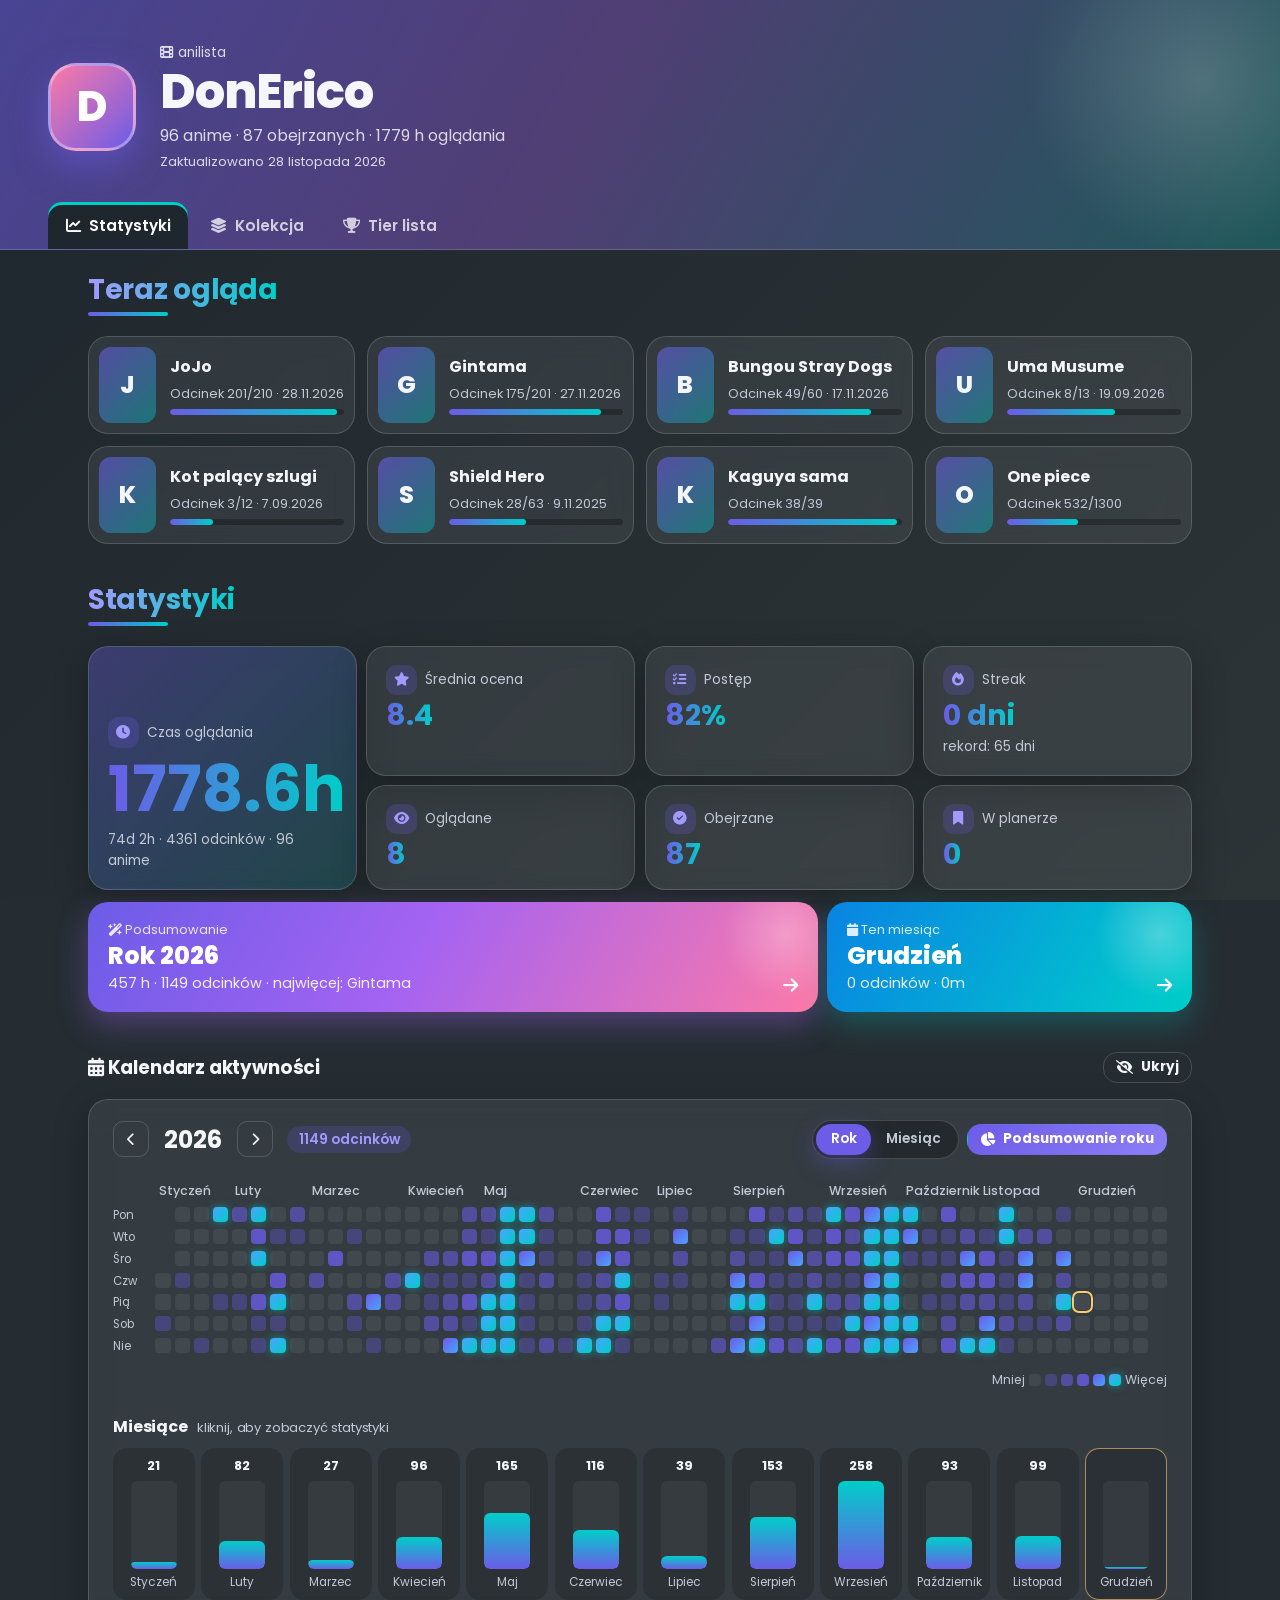
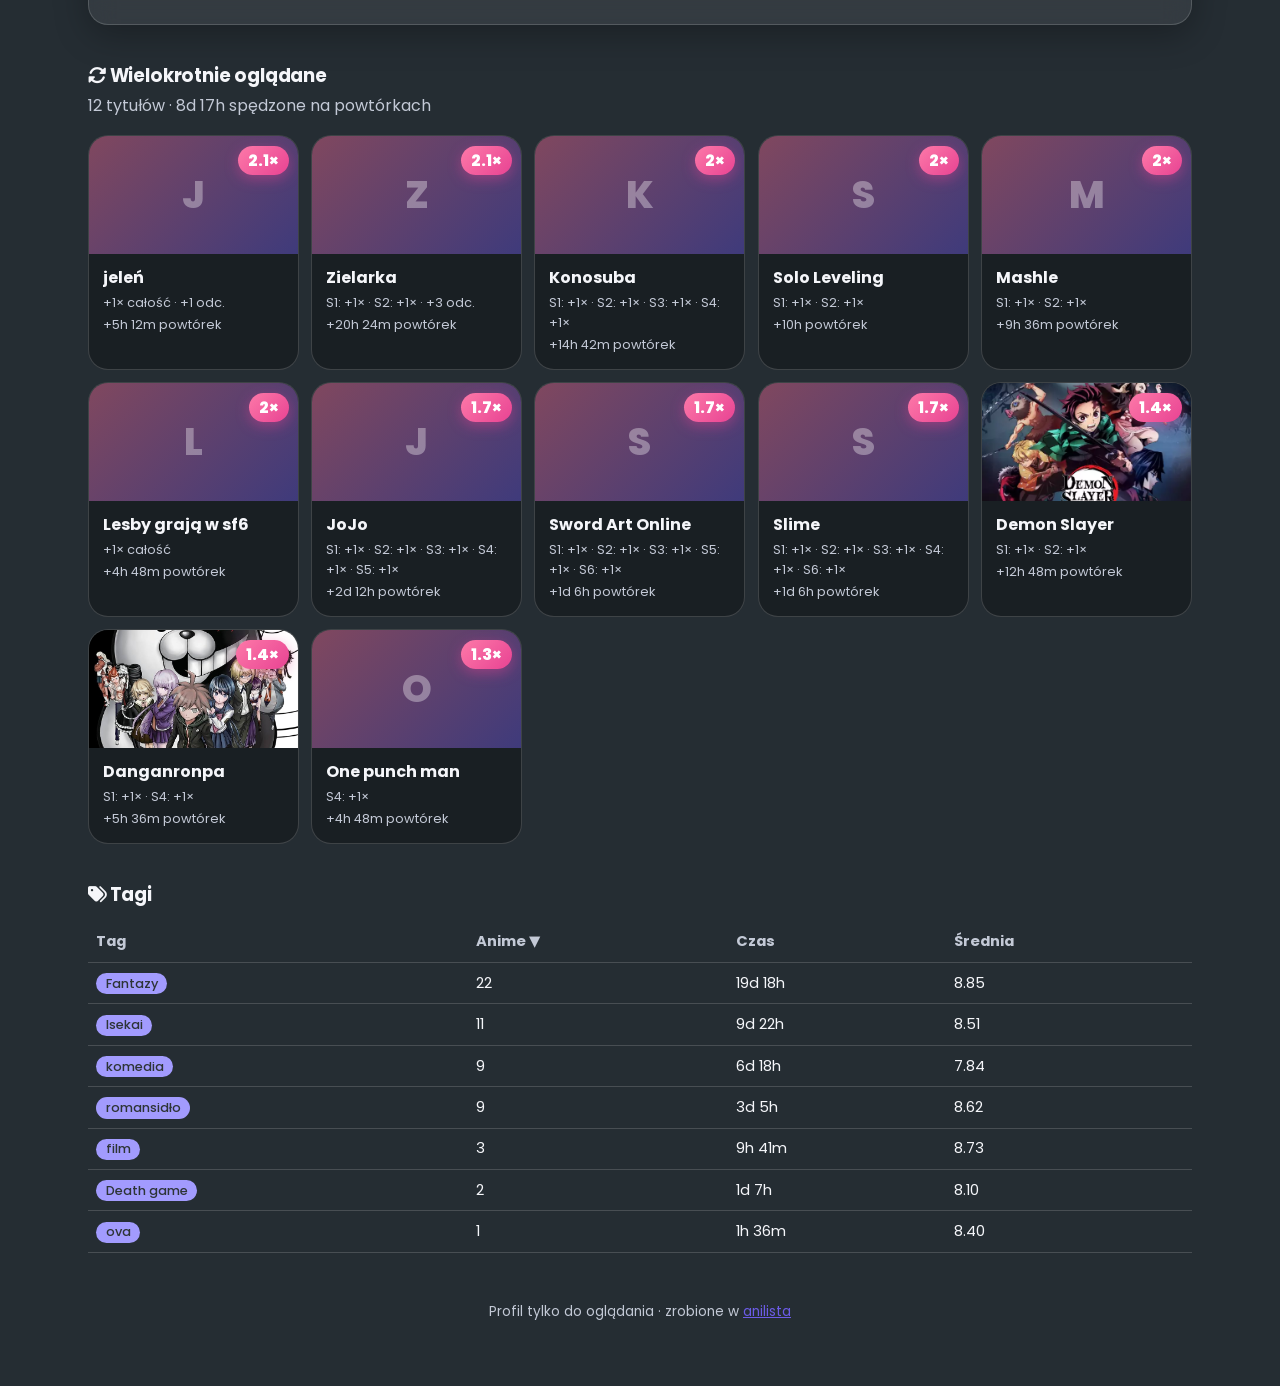
<file: profil.html>
<!DOCTYPE html>
<html lang="pl">
<head>
    <meta charset="UTF-8">
    <meta name="viewport" content="width=device-width, initial-scale=1.0">
    <title>Profil – anilista</title>
    <meta name="theme-color" content="#6c5ce7">

    <link rel="preconnect" href="https://fonts.googleapis.com">
    <link rel="preconnect" href="https://fonts.gstatic.com" crossorigin>
    <link href="https://fonts.googleapis.com/css2?family=Poppins:wght@400;500;600;700;800&display=swap" rel="stylesheet">
    <link rel="stylesheet" href="https://cdnjs.cloudflare.com/ajax/libs/font-awesome/6.5.1/css/all.min.css">

    <link rel="stylesheet" href="css/base.css">
    <link rel="stylesheet" href="css/components.css">
    <link rel="stylesheet" href="css/views.css">
    <link rel="stylesheet" href="css/calendar.css">
    <link rel="stylesheet" href="css/summary.css">
    <link rel="stylesheet" href="css/series.css">
    <link rel="stylesheet" href="css/motion.css">
    <link rel="stylesheet" href="css/public.css">
</head>
<body class="readonly">
    <!-- Dane profilu – ten plik generujesz w anilista.html (zakładka Dane) -->
    <script>window.__PROFILE_PAGE__ = true;</script>
    <!-- ?v=… omija pamięć podręczną, więc znajomi zawsze widzą najnowszą wersję -->
    <script>document.write('<script src="profil-dane.js?v=' + Date.now() + '"><\/script>');</script>

    <header class="pub-head">
        <div class="pub-head-inner">
            <div class="pub-avatar" id="pub-avatar">?</div>
            <div class="pub-id">
                <span class="pub-kicker"><i class="fas fa-film"></i> anilista</span>
                <h1 id="pub-nick">Profil</h1>
                <p id="pub-meta" class="muted"></p>
            </div>
        </div>
        <nav class="pub-tabs" aria-label="Sekcje profilu">
            <a href="#profil" data-view="profil"><i class="fas fa-chart-line"></i> Statystyki</a>
            <a href="#lista" data-view="lista"><i class="fas fa-layer-group"></i> Kolekcja</a>
            <a href="#tier-lista" data-view="tier-lista"><i class="fas fa-trophy"></i> Tier lista</a>
            <a href="#planer" data-view="planer" id="pub-tab-planer"><i class="fas fa-bookmark"></i> Planuje obejrzeć</a>
        </nav>
    </header>

    <main class="main pub-main">
        <div id="pub-missing" class="pub-missing" hidden>
            <i class="fas fa-file-circle-question"></i>
            <h2>Brak danych profilu</h2>
            <p class="muted">Nie znaleziono pliku <b>profil-dane.js</b>. Wygeneruj go w anilista (zakładka „Dane” → „Publiczny profil”) i wgraj do repo obok tego pliku.</p>
        </div>

        <!-- STATYSTYKI -->
        <section class="view" id="profil">
            <div id="pub-watching"></div>
            <h2 class="view-title">Statystyki</h2>
            <div class="stats" id="profile-stats"></div>
            <div class="wrapped" id="wrapped-banner"></div>
            <div id="profile-panel" class="panel" hidden></div>
            <div class="block" id="pub-calendar-block">
                <div class="block-head">
                    <h3><i class="fas fa-calendar-days"></i> Kalendarz aktywności</h3>
                    <button class="btn btn-ghost btn-sm" id="toggle-calendar-btn" hidden></button>
                </div>
                <div id="calendar-container" class="calendar"></div>
            </div>
            <div class="block" id="profile-rewatch"></div>
            <div class="block" id="profile-tags-stats"></div>
        </section>

        <!-- KOLEKCJA -->
        <section class="view" id="lista">
            <h2 class="view-title">Kolekcja</h2>
            <div class="toolbar">
                <input type="search" id="search-input" placeholder="Szukaj po tytule, tagu (tag:isekai) lub serii (seria:fate)">
                <select id="sort-select" aria-label="Sortowanie">
                    <option value="title">Tytuł A–Z</option>
                    <option value="averageRating">Średnia ocena</option>
                    <option value="lastWatched">Ostatnio oglądane</option>
                    <option value="graphics">Grafika</option>
                    <option value="music">Muzyka</option>
                    <option value="characters">Postacie</option>
                    <option value="story">Fabuła</option>
                    <option value="fun">Śmieszność</option>
                </select>
            </div>
            <div class="chips" id="status-filter">
                <button class="chip active" data-status="all">Wszystkie</button>
                <button class="chip" data-status="watching">Oglądane</button>
                <button class="chip" data-status="completed">Obejrzane</button>
                <button class="chip" data-status="upcoming">Nadchodzące</button>
                <button class="chip" data-status="airing"><i class="fas fa-tower-broadcast"></i> W emisji</button>
                <button class="chip" data-status="series"><i class="fas fa-link"></i> Serie</button>
            </div>
            <div class="anime-grid" id="anime-list"></div>
            <div class="center" id="collection-controls"></div>
        </section>

        <!-- TIER LISTA -->
        <section class="view" id="tier-lista">
            <h2 class="view-title">Tier lista</h2>
            <div class="chips" id="tier-controls">
                <button class="chip active" data-category="average"><i class="fas fa-star"></i> Średnia</button>
                <button class="chip" data-category="graphics"><i class="fas fa-paintbrush"></i> Grafika</button>
                <button class="chip" data-category="music"><i class="fas fa-music"></i> Muzyka</button>
                <button class="chip" data-category="characters"><i class="fas fa-users"></i> Postacie</button>
                <button class="chip" data-category="story"><i class="fas fa-book"></i> Fabuła</button>
                <button class="chip" data-category="fun"><i class="fas fa-face-laugh"></i> Śmieszność</button>
                <label class="chip chip-toggle"><input type="checkbox" id="tier-series-toggle"> <i class="fas fa-link"></i> Serie jako całość</label>
            </div>
            <div class="tiers" id="tier-list-container"></div>
        </section>

        <!-- PLANER -->
        <section class="view" id="planer">
            <h2 class="view-title">Planuje obejrzeć</h2>
            <div id="pub-planner" class="planner-list"></div>
        </section>

        <p class="pub-footer muted">Profil tylko do oglądania · zrobione w <a href="anilista.html">anilista</a></p>
    </main>

    <div class="toasts" id="toasts" aria-live="polite"></div>

    <dialog class="modal modal-wide" id="anime-details-modal">
        <div class="modal-head">
            <h3 id="anime-details-modal-title">Szczegóły</h3>
            <button class="btn-icon" data-close aria-label="Zamknij"><i class="fas fa-xmark"></i></button>
        </div>
        <div id="anime-details-content"></div>
    </dialog>

    <dialog class="modal modal-wide" id="series-modal">
        <div class="modal-head">
            <h3 id="series-modal-title">Seria</h3>
            <button class="btn-icon" data-close aria-label="Zamknij"><i class="fas fa-xmark"></i></button>
        </div>
        <div id="series-modal-body"></div>
    </dialog>

    <dialog class="modal" id="day-summary-modal">
        <div class="modal-head">
            <h3 id="day-summary-date">Dzień</h3>
            <button class="btn-icon" data-close aria-label="Zamknij"><i class="fas fa-xmark"></i></button>
        </div>
        <div class="mini-stats" id="day-summary-stats"></div>
        <div id="day-summary-anime-list"></div>
    </dialog>

    <dialog class="modal modal-wide modal-summary" id="yearly-summary-modal">
        <div class="modal-head">
            <h3 id="yearly-summary-title">Podsumowanie</h3>
            <button class="btn-icon" data-close aria-label="Zamknij"><i class="fas fa-xmark"></i></button>
        </div>
        <div id="yearly-summary-content"></div>
    </dialog>

    <!-- Te same moduły co w aplikacji, w trybie tylko do odczytu -->
    <script src="js/utils.js" defer></script>
    <script src="js/store.js" defer></script>
    <script src="js/calc.js" defer></script>
    <script src="js/ui.js" defer></script>
    <script src="js/motion.js" defer></script>
    <script src="js/airing.js" defer></script>
    <script src="js/series.js" defer></script>
    <script src="js/summary.js" defer></script>
    <script src="js/calendar.js" defer></script>
    <script src="js/details.js" defer></script>
    <script src="js/collection.js" defer></script>
    <script src="js/tierlist.js" defer></script>
    <script src="js/profile.js" defer></script>
    <script src="js/public.js" defer></script>
</body>
</html>
</file>
<file: css/base.css>
/* =========================================================
   base.css – kolory, typografia, układ strony, nawigacja
   ========================================================= */
:root {
    /* Paleta jak w starej wersji: fiolet + turkus, szklane panele */
    --bg: #1e272e;
    --bg2: #2d3436;
    --surface: rgba(255, 255, 255, 0.07);
    --raised: rgba(0, 0, 0, 0.28);
    --line: rgba(255, 255, 255, 0.16);
    --text: #f5f6fa;
    --muted: #c3c9d6;

    --accent: #6c5ce7;      /* główny fiolet */
    --accent-light: #a29bfe;
    --accent2: #00cec9;     /* turkus */
    --pink: #fd79a8;
    --accent-ink: #ffffff;
    --grad: linear-gradient(90deg, var(--accent), var(--accent2));
    --onair: #fdcb6e;       /* emisja / zaległe */
    --ok: #00b894;
    --watch: #4aa3ff;
    --danger: #ff6b6b;
    --gold: #f6c945;

    --display: 'Poppins', 'Segoe UI', system-ui, sans-serif;
    --body: 'Poppins', 'Segoe UI', system-ui, sans-serif;

    --r-sm: 10px;
    --r-md: 14px;
    --r-lg: 20px;
    --nav-w: 92px;
    --glow: 0 8px 24px rgba(108, 92, 231, 0.35);
    --shadow: 0 10px 34px rgba(0, 0, 0, 0.28);
}

*, *::before, *::after { box-sizing: border-box; margin: 0; padding: 0; }

html { color-scheme: dark; -webkit-text-size-adjust: 100%; background: #252d33; }

body {
    font-family: var(--body);
    font-size: 1rem;
    line-height: 1.55;
    background: linear-gradient(135deg, var(--bg), var(--bg2)); background-attachment: fixed;
    color: var(--text);
    min-height: 100vh;
}

h1, h2, h3, h4 {
    font-family: var(--display);
    line-height: 1.15;
    font-weight: 700;
    letter-spacing: -0.01em;
}
h2 { font-size: 1.75rem; }
h3 { font-size: 1.15rem; }
h4 { font-size: 1rem; margin: 1.5rem 0 0.6rem; }

a { color: var(--accent); }
img { display: block; max-width: 100%; }
small { font-size: 0.82em; }
[hidden] { display: none !important; }

:focus-visible { outline: 2px solid var(--onair); outline-offset: 2px; }

.muted { color: var(--muted); }
.center { text-align: center; }
.break { word-break: break-all; }
.warn { color: var(--onair); }
.ok { color: var(--ok); }

/* ---------- układ ---------- */
.main {
    margin-left: var(--nav-w);
    padding: 2.5rem clamp(1rem, 4vw, 3rem) 4rem;
    max-width: calc(1280px + var(--nav-w));
}
.view-title { margin-bottom: 1.25rem; }
.view-head {
    display: flex; align-items: center; justify-content: space-between;
    gap: 1rem; flex-wrap: wrap; margin-bottom: 1.25rem;
}
.view-head .view-title { margin: 0; }
.block { margin-top: 2.5rem; }
.block-head { display: flex; justify-content: space-between; align-items: center; margin-bottom: 1rem; gap: 1rem; }
.block > h3 { margin-bottom: 1rem; }

/* ---------- nawigacja ---------- */
.nav {
    position: fixed; inset: 0 auto 0 0;
    width: var(--nav-w);
    background: rgba(30, 39, 46, 0.85);
    backdrop-filter: blur(10px);
    border-right: 1px solid var(--line);
    border-radius: 0 24px 24px 0;
    box-shadow: 4px 0 20px rgba(0, 0, 0, 0.3);
    display: flex; flex-direction: column; align-items: stretch;
    padding: 1rem 0.5rem; gap: 0.25rem;
    z-index: 50;
}
.nav-brand {
    display: flex; flex-direction: column; align-items: center; gap: 0.2rem;
    font-family: var(--display); font-weight: 800; font-size: 0.7rem; line-height: 1.1;
    text-align: center; margin-bottom: 1rem; font-size: 0.85rem;
    background: var(--grad); -webkit-background-clip: text; background-clip: text; color: transparent;
}
.nav-brand i { font-size: 1.4rem; color: var(--accent-light); }
.nav-item {
    position: relative;
    display: flex; flex-direction: column; align-items: center; gap: 0.3rem;
    padding: 0.7rem 0.25rem;
    border-radius: var(--r-md);
    color: var(--muted); text-decoration: none;
    font-size: 0.78rem;
    transition: background 0.15s, color 0.15s;
}
.nav-item i { font-size: 1.15rem; }
.nav-item:hover { color: var(--text); background: var(--raised); }
.nav-item.active { color: #fff; background: linear-gradient(135deg, var(--accent), #5649c0); font-weight: 600; box-shadow: var(--glow); }
.nav-badge {
    position: absolute; top: 0.35rem; right: 0.6rem;
    min-width: 1.25rem; height: 1.25rem; padding: 0 0.3rem;
    border-radius: 999px;
    background: var(--onair); color: #2a1a00;
    font: 800 0.7rem/1.25rem var(--display); text-align: center;
}

/* ---------- przycisk do góry i powiadomienia ---------- */
.fab {
    position: fixed; right: 1.5rem; bottom: 1.5rem;
    width: 3rem; height: 3rem; border-radius: 50%;
    border: 1px solid var(--line); background: var(--raised); color: var(--text);
    cursor: pointer; z-index: 40;
}
.toasts {
    position: fixed; right: 1.25rem; bottom: 1.25rem; z-index: 1000;
    display: flex; flex-direction: column; gap: 0.5rem; align-items: flex-end;
    pointer-events: none;
}
.toast {
    pointer-events: auto;
    max-width: 22rem;
    padding: 0.75rem 1rem;
    border-radius: var(--r-md);
    background: rgba(30, 39, 46, 0.95); color: var(--text);
    border-left: 4px solid var(--watch);
    box-shadow: 0 10px 30px rgba(0, 0, 0, 0.45);
    transform: translateY(10px); opacity: 0;
    transition: transform 0.25s, opacity 0.25s;
}
.toast.show { transform: none; opacity: 1; }
.toast.clickable { cursor: pointer; }
.toast-success { border-color: var(--ok); }
.toast-danger { border-color: var(--danger); }
.toast-warning { border-color: var(--onair); }

/* ---------- telefon ---------- */
@media (max-width: 760px) {
    :root { --nav-w: 0px; }
    .main { padding: 1.25rem 1rem 6rem; }
    h2 { font-size: 1.45rem; }
    .nav {
        inset: auto 0 0 0; width: auto; height: 64px;
        flex-direction: row; justify-content: space-around;
        padding: 0.3rem 0.25rem calc(0.3rem + env(safe-area-inset-bottom));
        border-right: 0; border-top: 1px solid var(--line); border-radius: 20px 20px 0 0;
    }
    .nav-brand { display: none; }
    .nav-item { flex: 1; padding: 0.4rem 0; font-size: 0.62rem; gap: 0.15rem; }
    .nav-badge { right: 18%; top: 0.1rem; }
    .fab { bottom: 5.5rem; right: 1rem; }
    .toasts { bottom: 5.5rem; left: 1rem; right: 1rem; align-items: stretch; }
    .toast { max-width: none; }
}

@media (prefers-reduced-motion: reduce) {
    *, *::before, *::after { transition: none !important; animation: none !important; scroll-behavior: auto !important; }
}

/* ---------- nagłówki z gradientem (styl starej wersji) ---------- */
.view-title, .onair-title {
    background: var(--grad);
    -webkit-background-clip: text; background-clip: text; color: transparent;
    position: relative; padding-bottom: 0.6rem; display: inline-block;
}
.view-title::after, .onair-title::after {
    content: ''; position: absolute; left: 0; bottom: 0;
    width: 80px; height: 4px; border-radius: 2px; background: var(--grad);
}

/* ---------- nowoczesne tło: miękkie poświaty zamiast płaskiego koloru ---------- */
body::before {
    content: ''; position: fixed; inset: 0; z-index: -1; pointer-events: none;
    background:
        radial-gradient(40rem 30rem at 12% -5%, rgba(108, 92, 231, 0.32), transparent 70%),
        radial-gradient(36rem 28rem at 100% 100%, rgba(0, 206, 201, 0.16), transparent 70%),
        radial-gradient(28rem 22rem at 85% 10%, rgba(253, 121, 168, 0.10), transparent 70%);
}


/* wyraźniejszy aktywny element menu */
.nav-item.active::before {
    content: ''; position: absolute; left: -0.5rem; top: 22%; bottom: 22%;
    width: 4px; border-radius: 0 4px 4px 0; background: var(--accent2);
    box-shadow: 0 0 10px var(--accent2);
}
@media (max-width: 760px) {
    .nav-item.active::before { left: 30%; right: 30%; top: -0.3rem; bottom: auto; width: auto; height: 3px; border-radius: 0 0 4px 4px; }
    .nav { background: rgba(30, 39, 46, 0.92); }
}

/* cienkie, ładne paski przewijania */
* { scrollbar-width: thin; scrollbar-color: rgba(108, 92, 231, 0.6) transparent; }
</file>
<file: css/components.css>
/* =========================================================
   components.css – przyciski, pola, okna, tabele, paski, tagi
   ========================================================= */

/* ---------- przyciski ---------- */
.btn {
    display: inline-flex; align-items: center; justify-content: center; gap: 0.5rem;
    padding: 0.65rem 1.1rem;
    border-radius: var(--r-md);
    border: 1px solid transparent;
    font: 700 0.95rem/1.2 var(--body);
    text-decoration: none;
    cursor: pointer;
    transition: background 0.15s, border-color 0.15s, transform 0.1s;
}
.btn:active { transform: translateY(1px); }
.btn:disabled { opacity: 0.6; cursor: wait; }
.btn-accent { background: linear-gradient(135deg, var(--accent), #8b7cf6); color: #fff; }
.btn-accent:hover { box-shadow: var(--glow); transform: translateY(-2px); }
.btn-ghost { background: transparent; color: var(--text); border-color: var(--line); }
.btn-ghost:hover { background: var(--raised); }
.btn-danger { background: #d63031; color: #fff; }
.btn-sm { padding: 0.4rem 0.75rem; font-size: 0.85rem; }
.btn-block { width: 100%; margin-top: 1rem; }

.btn-icon {
    display: inline-grid; place-items: center;
    width: 2.25rem; height: 2.25rem;
    border-radius: var(--r-sm);
    border: 1px solid var(--line);
    background: transparent; color: var(--text);
    cursor: pointer;
}
.btn-icon:hover { background: var(--raised); }
.btn-lg { width: 3rem; height: 3rem; font-size: 1.1rem; }
.btn-danger-text { color: var(--danger); }

.link {
    background: none; border: 0; padding: 0;
    color: inherit; font: inherit; text-align: left;
    cursor: pointer; text-decoration: underline; text-decoration-color: transparent;
    text-underline-offset: 3px;
}
.link:hover { text-decoration-color: currentColor; }

/* ---------- pola ---------- */
input, select, textarea {
    width: 100%;
    padding: 0.7rem 0.9rem;
    background: rgba(0, 0, 0, 0.22);
    border: 1px solid var(--line);
    border-radius: var(--r-sm);
    color: var(--text);
    font: 1rem var(--body);
}
input:focus, select:focus, textarea:focus { outline: none; border-color: var(--accent); box-shadow: 0 0 0 3px rgba(108, 92, 231, 0.3); }
select option { background: #2d3436; }
input[readonly] { color: var(--muted); }
input[type="checkbox"], input[type="radio"] { width: auto; accent-color: var(--accent); }
input[type="range"] { padding: 0; border: 0; background: none; accent-color: var(--accent); }
textarea { resize: vertical; }

.field { margin-bottom: 1rem; }
.field > label, .field-label {
    display: block; margin-bottom: 0.35rem;
    font-weight: 700; font-size: 0.9rem;
}
.field label small { font-weight: 400; color: var(--muted); margin-left: 0.25rem; }
.row-2, .row-3 { display: grid; gap: 0.75rem; }
.row-2 { grid-template-columns: 1fr 1fr; }
.row-3 { grid-template-columns: repeat(3, 1fr); }
.check { display: flex; align-items: center; gap: 0.5rem; margin: 0.75rem 0; cursor: pointer; }

.fieldset {
    border: 1px dashed var(--line); border-radius: var(--r-md);
    padding: 0.75rem 1rem 0.25rem; margin: 0.5rem 0 1rem;
}
.fieldset legend { padding: 0 0.4rem; font-family: var(--display); font-weight: 700; color: var(--onair); }

/* przełącznik segmentowy (radio) */
.seg { display: flex; flex-wrap: wrap; gap: 0.35rem; margin-bottom: 0.75rem; }
.seg label {
    position: relative; flex: 1 1 auto;
    padding: 0.5rem 0.75rem; text-align: center;
    border: 1px solid var(--line); border-radius: var(--r-sm);
    cursor: pointer; font-size: 0.9rem;
}
.seg input { position: absolute; opacity: 0; pointer-events: none; }
.seg label:has(input:checked) { background: var(--raised); border-color: var(--accent); color: var(--text); font-weight: 700; }
.seg label:has(input:focus-visible) { outline: 2px solid var(--onair); }

.form-actions { display: flex; flex-wrap: wrap; gap: 0.6rem; margin-top: 1.25rem; }

/* ---------- chipy / tagi / statusy ---------- */
.chips { display: flex; flex-wrap: wrap; gap: 0.4rem; margin-bottom: 1rem; }
.chip {
    display: inline-flex; align-items: center; gap: 0.35rem;
    padding: 0.4rem 0.8rem; border-radius: 999px;
    background: transparent; color: var(--muted);
    border: 1px solid var(--line);
    font: 0.88rem var(--body); cursor: pointer;
}
.chip:hover { color: var(--text); }
.chip.active { background: var(--accent); color: #fff; border-color: var(--accent); font-weight: 600; box-shadow: 0 4px 12px rgba(108, 92, 231, 0.35); }
.chip-sm { padding: 0.15rem 0.55rem; font-size: 0.8rem; }

.tags { display: flex; flex-wrap: wrap; gap: 0.3rem; }
.tag {
    display: inline-block;
    padding: 0.1rem 0.5rem; border-radius: var(--r-sm);
    background: var(--accent-light); color: #2d3436;
    border: 0; font: 500 0.8rem var(--body); border-radius: 12px; padding: 0.1rem 0.6rem;
}
button.tag { cursor: pointer; }
button.tag:hover { filter: brightness(1.1); }

.status {
    display: inline-block; padding: 0.1rem 0.55rem;
    border-radius: 999px; font-size: 0.78rem; font-weight: 700;
    border: 1px solid currentColor;
}
.st-watching { color: var(--watch); }
.st-completed { color: var(--ok); }
.st-upcoming { color: var(--onair); }

.air-badge {
    display: inline-flex; align-items: center; gap: 0.3rem;
    padding: 0.1rem 0.55rem; border-radius: 999px;
    font-size: 0.78rem; font-weight: 700;
}
.air-behind { background: var(--onair); color: #2a1a00; }
.air-next { background: rgba(255, 181, 71, 0.12); color: var(--onair); }
.air-done { background: var(--raised); color: var(--muted); }

/* ---------- paski postępu ---------- */
.bar { height: 6px; background: var(--raised); border-radius: 999px; overflow: hidden; }
.bar > span { display: block; height: 100%; background: var(--grad); border-radius: inherit; }
.bar-thin { height: 4px; }
.cell-bar { display: flex; align-items: center; gap: 0.5rem; min-width: 8rem; }
.cell-bar .bar { flex: 1; }

/* ---------- karty / pudełka ---------- */
.card { background: var(--surface); backdrop-filter: blur(14px); border: 1px solid var(--line); border-radius: var(--r-lg); padding: 1.5rem; box-shadow: var(--shadow); }
.card h3 { margin-bottom: 0.5rem; }
.card p { margin-bottom: 1rem; }
.card-danger { border-color: rgba(255, 100, 100, 0.4); }
.empty { padding: 2rem 1rem; text-align: center; color: var(--muted); grid-column: 1 / -1; }
.note {
    background: var(--raised); border-left: 3px solid var(--watch);
    padding: 0.6rem 0.8rem; border-radius: var(--r-sm); font-size: 0.9rem; margin: 0.5rem 0;
}
.note-ok { border-color: var(--ok); }

/* ---------- okna dialogowe ---------- */
.modal {
    margin: auto;
    width: min(460px, calc(100vw - 2rem));
    max-height: calc(100vh - 2rem);
    padding: 1.25rem 1.5rem 1.5rem;
    background: linear-gradient(160deg, #2a2f45, #1e272e); color: var(--text);
    border: 1px solid var(--line); border-radius: var(--r-lg);
    box-shadow: 0 30px 80px rgba(0, 0, 0, 0.6), 0 0 0 1px rgba(108, 92, 231, 0.25);
    overflow-y: auto;
}
.modal-wide { width: min(860px, calc(100vw - 2rem)); }
.modal::backdrop { background: rgba(10, 8, 18, 0.72); backdrop-filter: blur(3px); }
.modal[open] { animation: pop 0.18s ease-out; }
@keyframes pop { from { transform: translateY(8px) scale(0.98); opacity: 0; } }
.modal-head {
    display: flex; justify-content: space-between; align-items: center; gap: 1rem;
    margin-bottom: 1rem;
}
.modal-head h3 { font-size: 1.3rem; }

.counter { display: flex; justify-content: center; align-items: center; gap: 1.5rem; margin: 0.5rem 0 1.25rem; }
.counter output { font: 800 3rem/1 var(--display); min-width: 4rem; text-align: center; }

.code-display { font: 800 2.6rem/1 var(--display); letter-spacing: 0.15em; text-align: center; margin: 1.25rem 0 0.5rem; color: var(--accent-light); }
.code-input { font: 800 2rem var(--display); letter-spacing: 0.4em; text-align: center; margin: 0.75rem 0; }
.code-input.error { border-color: var(--danger); animation: shake 0.3s; }
@keyframes shake { 25% { transform: translateX(-6px); } 75% { transform: translateX(6px); } }
.qr { text-align: center; margin-top: 1rem; }
.qr svg { background: #fff; border-radius: var(--r-md); margin: 0 auto 0.75rem; width: 200px; height: 200px; }

.mini-stats { display: grid; grid-template-columns: repeat(auto-fit, minmax(110px, 1fr)); gap: 0.5rem; margin-bottom: 1rem; }
.mini-stats > div { background: var(--raised); border-radius: var(--r-md); padding: 0.75rem; }
.mini-stats strong { display: block; font: 800 1.35rem/1.1 var(--display); }
.mini-stats span { font-size: 0.8rem; color: var(--muted); }

.sum-list { list-style: none; }
.sum-list li { display: flex; justify-content: space-between; gap: 1rem; padding: 0.5rem 0; border-bottom: 1px solid var(--line); }
.sum-list li span:last-child { color: var(--muted); white-space: nowrap; }
.sum-list.scroll { max-height: 280px; overflow-y: auto; }

/* ---------- tabele ---------- */
.table-wrap { overflow-x: auto; }
.table { width: 100%; border-collapse: collapse; font-size: 0.92rem; }
.table th, .table td { text-align: left; padding: 0.55rem 0.5rem; border-bottom: 1px solid var(--line); vertical-align: middle; }
.table th { color: var(--muted); font-weight: 700; white-space: nowrap; }
.th-sort { background: none; border: 0; color: inherit; font: inherit; cursor: pointer; }
.th-sort:hover { color: var(--text); }

.panel { margin-top: 1.5rem; backdrop-filter: blur(14px); box-shadow: var(--shadow); background: var(--surface); border: 1px solid var(--line); border-radius: var(--r-lg); padding: 1.25rem; }
.panel-head { display: flex; justify-content: space-between; align-items: center; margin-bottom: 1rem; }

@media (max-width: 760px) {
    .row-3 { grid-template-columns: 1fr 1fr; }
    .row-3 .field:first-child { grid-column: 1 / -1; }
    .modal { padding: 1rem; }
}
</file>
<file: css/views.css>
/* =========================================================
   views.css – wygląd poszczególnych zakładek
   ========================================================= */

/* ================= EMISJE (ramówka) ================= */
.onair-head {
    display: flex; justify-content: space-between; align-items: flex-end; gap: 1.5rem;
    flex-wrap: wrap; margin-bottom: 1.75rem;
}
.onair-title {
    font-size: clamp(2.2rem, 5vw, 3.6rem);
    font-weight: 800;
    letter-spacing: -0.03em;
    line-height: 1;
    max-width: 18ch;
}
.onair-sub { margin-top: 0.75rem; color: var(--muted); max-width: 60ch; }
.onair-sub b { color: var(--text); }
.week-nav { display: flex; align-items: center; gap: 0.4rem; }

/* zaległe */
.overdue-list { display: grid; gap: 0.6rem; margin-bottom: 2rem; }
.overdue {
    backdrop-filter: blur(10px);
    display: grid; grid-template-columns: auto 1fr auto auto; align-items: center; gap: 1rem;
    padding: 0.75rem 1rem 0.75rem 0.75rem;
    background: var(--surface);
    border: 1px solid var(--line);
    border-left: 4px solid var(--onair);
    border-radius: var(--r-md);
}
.overdue h3 { font-size: 1.05rem; }
.overdue p { color: var(--muted); font-size: 0.9rem; }
.overdue-count {
    font: 800 2.2rem/1 var(--display); color: var(--onair);
    min-width: 2.5rem; text-align: right;
}
.overdue-actions { display: flex; gap: 0.4rem; flex-wrap: wrap; justify-content: flex-end; }
.thumb {
    width: 3rem; height: 4rem; object-fit: cover; border-radius: var(--r-sm);
}
.thumb-empty {
    display: grid; place-items: center;
    background: var(--raised); color: var(--muted);
    font: 800 1.4rem var(--display);
}

/* tydzień jak program telewizyjny */
.schedule {
    display: grid; grid-template-columns: repeat(7, minmax(0, 1fr));
    border: 1px solid var(--line); border-radius: var(--r-lg);
    overflow: hidden; background: var(--surface); backdrop-filter: blur(10px);
}
.day-col { border-right: 1px solid var(--line); min-height: 14rem; display: flex; flex-direction: column; }
.day-col:last-child { border-right: 0; }
.day-head {
    display: flex; align-items: baseline; justify-content: space-between;
    padding: 0.6rem 0.75rem; border-bottom: 1px solid var(--line);
}
.day-name { color: var(--muted); font-size: 0.85rem; }
.day-num { font: 800 1.5rem/1 var(--display); }
.day-col.is-today { background: rgba(255, 181, 71, 0.06); }
.day-col.is-today .day-head { border-bottom: 2px solid var(--onair); }
.day-col.is-today .day-name, .day-col.is-today .day-num { color: var(--onair); }
.day-items { display: flex; flex-direction: column; gap: 0.4rem; padding: 0.5rem; }

.slot {
    display: grid; gap: 0.1rem; text-align: left;
    padding: 0.5rem 0.55rem;
    border-radius: var(--r-sm);
    border: 1px solid var(--line); background: rgba(108, 92, 231, 0.25); color: var(--text);
    font: 0.85rem var(--body); cursor: pointer;
}
.slot:hover { border-color: var(--muted); }
.slot-time { font: 800 1.05rem/1 var(--display); }
.slot-title { font-weight: 700; line-height: 1.25; overflow: hidden; display: -webkit-box; -webkit-line-clamp: 2; -webkit-box-orient: vertical; }
.slot-ep { color: var(--muted); font-size: 0.78rem; }
.slot-behind { background: var(--onair); border-color: var(--onair); color: #3a2a00; box-shadow: 0 0 12px rgba(253, 203, 110, 0.45); }
.slot-behind .slot-ep { color: #5a3a00; }
.slot-watched { opacity: 0.55; }
.slot-watched .slot-ep { color: var(--ok); }

.unscheduled { margin-top: 2.5rem; }
.unscheduled h3 { margin-bottom: 0.25rem; }
.unscheduled > p { margin-bottom: 0.75rem; }
.notif-hint { margin-top: 1rem; }

@media (max-width: 900px) {
    .schedule { grid-template-columns: 1fr; }
    .day-col { min-height: 0; border-right: 0; border-bottom: 1px solid var(--line); flex-direction: row; }
    .day-col:last-child { border-bottom: 0; }
    .day-head { flex-direction: column; align-items: center; justify-content: center; width: 4rem; flex-shrink: 0; border-bottom: 0; border-right: 1px solid var(--line); }
    .day-col.is-today .day-head { border-bottom: 0; border-right: 2px solid var(--onair); }
    .day-items { flex: 1; flex-direction: row; flex-wrap: wrap; min-height: 3.5rem; align-items: flex-start; }
    .slot { flex: 1 1 11rem; }
    .overdue { grid-template-columns: auto 1fr auto; }
    .overdue-actions { grid-column: 1 / -1; justify-content: flex-start; }
}

/* ================= PROFIL ================= */
.stats { display: grid; grid-template-columns: repeat(4, minmax(0, 1fr)); gap: 0.6rem; }
.stat {
    display: flex; flex-direction: column; gap: 0.25rem; text-align: left;
    padding: 1.1rem 1.2rem; border-radius: var(--r-lg);
    background: var(--surface); border: 1px solid var(--line); color: var(--text);
    font: inherit; cursor: pointer; box-shadow: var(--shadow);
}
.stat { backdrop-filter: blur(10px); transition: transform 0.2s, box-shadow 0.2s, border-color 0.2s; }
.stat:hover { border-color: var(--accent); transform: translateY(-4px); box-shadow: var(--glow); }
.stat-wide { grid-row: span 2; justify-content: flex-end; background: linear-gradient(135deg, rgba(108, 92, 231, 0.35), rgba(0, 206, 201, 0.15)); }
.stat-wide .stat-value { font-size: clamp(2.5rem, 6vw, 4rem); }
.stat-label { color: var(--muted); font-size: 0.85rem; display: flex; align-items: center; gap: 0.5rem; }
.stat-label i {
    display: inline-grid; place-items: center; width: 1.9rem; height: 1.9rem; border-radius: 10px;
    background: rgba(108, 92, 231, 0.22); color: var(--accent-light); font-size: 0.85rem;
}
.stat-value { font: 700 1.8rem/1.15 var(--display); background: var(--grad); -webkit-background-clip: text; background-clip: text; color: transparent; }
.stat-sub { color: var(--muted); font-size: 0.85rem; }
.stat .bar { margin-top: 0.4rem; }

.wrapped { display: grid; grid-template-columns: 2fr 1fr; gap: 0.6rem; margin-top: 0.75rem; }
.wrapped-card {
    position: relative; overflow: hidden;
    display: grid; gap: 0.2rem; text-align: left;
    padding: 1.1rem 1.25rem; border: 0; border-radius: var(--r-lg);
    color: #fff; font: inherit; cursor: pointer;
    transition: transform 0.2s, box-shadow 0.2s;
}
.wrapped-card:hover { transform: translateY(-3px); }
.wrapped-year { background: linear-gradient(120deg, #6c5ce7, #a463f2 45%, #fd79a8); box-shadow: 0 12px 30px rgba(164, 99, 242, 0.35); }
.wrapped-month { background: linear-gradient(120deg, #0984e3, #00cec9); box-shadow: 0 12px 30px rgba(0, 206, 201, 0.25); }
.wrapped-card strong { font: 800 1.5rem/1.1 var(--display); }
.wrapped-card > span:not(.wrapped-kicker) { opacity: 0.9; font-size: 0.9rem; padding-right: 2rem; }
.wrapped-kicker { font-size: 0.8rem; opacity: 0.85; }
.wrapped-go { position: absolute; right: 1.25rem; bottom: 1.1rem; font-size: 1.1rem; transition: transform 0.2s; }
.wrapped-card:hover .wrapped-go { transform: translateX(4px); }
.wrapped-card::after {
    content: ''; position: absolute; right: -2rem; top: -2rem; width: 8rem; height: 8rem; border-radius: 50%;
    background: radial-gradient(circle, rgba(255, 255, 255, 0.28), transparent 70%);
}
@media (max-width: 760px) { .wrapped { grid-template-columns: 1fr; } }

.transfer {
    display: flex; align-items: center; flex-wrap: wrap; gap: 0.5rem;
    margin-top: 0.75rem; padding: 0.6rem 0.75rem;
    border: 1px dashed var(--line); border-radius: var(--r-md);
}
.transfer-text { flex: 1 1 14rem; color: var(--muted); font-size: 0.92rem; }
.code-inline { font-family: var(--display); color: var(--accent-light); letter-spacing: 0.1em; }

.rw-sum { margin: -0.5rem 0 1rem; }
.rewatch-grid { display: grid; grid-template-columns: repeat(auto-fill, minmax(190px, 1fr)); gap: 0.75rem; }
.rewatch-card {
    position: relative; overflow: hidden;
    display: flex; flex-direction: column; text-align: left;
    padding: 0; border: 1px solid var(--line); border-radius: var(--r-lg);
    background: rgba(0, 0, 0, 0.3); color: var(--text); font: inherit; cursor: pointer;
    transition: transform 0.2s, box-shadow 0.2s, border-color 0.2s;
}
.rewatch-card:hover { transform: translateY(-4px); border-color: var(--pink); box-shadow: 0 10px 26px rgba(253, 121, 168, 0.25); }
.rewatch-card img, .rw-letter { width: 100%; aspect-ratio: 16 / 9; object-fit: cover; }
.rw-letter {
    display: grid; place-items: center;
    background: linear-gradient(135deg, rgba(253, 121, 168, 0.45), rgba(108, 92, 231, 0.45));
    font: 800 2.4rem var(--display); color: rgba(255, 255, 255, 0.35);
}
.rw-times {
    position: absolute; top: 0.6rem; right: 0.6rem;
    padding: 0.15rem 0.6rem; border-radius: 999px;
    background: linear-gradient(135deg, var(--pink), #e84393); color: #fff;
    font: 800 1rem var(--display); box-shadow: 0 4px 14px rgba(232, 67, 147, 0.45);
}
.rw-info { display: grid; gap: 0.15rem; padding: 0.75rem 0.9rem 0.9rem; }
.rw-info b { font-family: var(--display); }
.rw-info small { color: var(--muted); font-size: 0.8rem; }

.rating-overview { display: grid; gap: 0.75rem; }
.ro-row { display: grid; grid-template-columns: 7rem 1fr 3rem; gap: 0.25rem 0.75rem; align-items: center; }
.ro-row .muted { grid-column: 1 / -1; font-size: 0.85rem; }

@media (max-width: 760px) {
    .stats { grid-template-columns: 1fr 1fr; }
    .stat-wide { grid-column: 1 / -1; grid-row: auto; }
}

/* ================= KOLEKCJA ================= */
.toolbar { display: grid; grid-template-columns: 1fr 12rem; gap: 0.6rem; margin-bottom: 0.75rem; }
.anime-grid { display: grid; grid-template-columns: repeat(auto-fill, minmax(290px, 1fr)); gap: 1rem; }
#collection-controls { margin-top: 1.5rem; }

.anime-card {
    display: flex; flex-direction: column;
    background: rgba(0, 0, 0, 0.35);
    backdrop-filter: blur(6px);
    border: 1px solid var(--line);
    border-radius: var(--r-lg);
    overflow: hidden;
    transition: transform 0.2s, box-shadow 0.2s, border-color 0.2s;
}
.anime-card:hover { transform: translateY(-5px); border-color: var(--accent); box-shadow: var(--glow); }
.card-cover {
    position: relative; display: block;
    aspect-ratio: 16 / 7; width: 100%;
    border: 0; padding: 0; cursor: pointer;
    background: linear-gradient(135deg, rgba(108, 92, 231, 0.45), rgba(0, 206, 201, 0.25));
}
.card-cover img { width: 100%; height: 100%; object-fit: cover; transition: transform 0.4s; }
.anime-card:hover .card-cover img { transform: scale(1.05); }
.card-cover { overflow: hidden; }
.card-cover::after { content: ''; position: absolute; inset: 0; background: linear-gradient(180deg, transparent 50%, rgba(0, 0, 0, 0.45)); pointer-events: none; }
.cover-letter {
    display: grid; place-items: center; height: 100%;
    font: 800 3.5rem var(--display); color: rgba(255, 255, 255, 0.18);
}
.is-watching .card-cover { box-shadow: inset 0 -3px 0 var(--watch); }
.is-completed .card-cover { box-shadow: inset 0 -3px 0 var(--ok); }
.is-upcoming .card-cover { box-shadow: inset 0 -3px 0 var(--onair); }
.card-score {
    position: absolute; right: 0.75rem; bottom: -1.1rem;
    display: grid; place-items: center;
    width: 2.6rem; height: 2.6rem; border-radius: 50%;
    background: var(--grad); color: #fff;
    font: 700 0.95rem var(--display);
    border: 3px solid #1e272e; box-shadow: 0 4px 12px rgba(0, 0, 0, 0.4);
}
.card-body { container-type: inline-size; display: flex; flex-direction: column; gap: 0.7rem; padding: 0.9rem 1rem 1rem; flex: 1; }
.card-top { display: flex; flex-wrap: wrap; gap: 0.35rem; padding-right: 2.5rem; }
.card-title { font-size: 1.2rem; }
.card-progress-line { display: flex; justify-content: space-between; font-size: 0.88rem; color: var(--muted); margin-bottom: 0.3rem; }
.card-seasons summary { cursor: pointer; color: var(--muted); font-size: 0.88rem; }
.card-seasons ul { list-style: none; margin-top: 0.4rem; font-size: 0.85rem; }
.card-seasons li { display: flex; gap: 0.6rem; padding: 0.2rem 0; }
.card-seasons li span:first-child { font-weight: 700; width: 1.8rem; }

.mini-ratings { display: grid; grid-template-columns: 1fr 1fr; gap: 0.35rem 1rem; font-size: 0.8rem; }
.mini-ratings > div { display: grid; grid-template-columns: 4.6rem 1fr; align-items: center; gap: 0.4rem; }
.mini-ratings dt { color: var(--muted); }
.mini-ratings dd { display: flex; align-items: center; gap: 0.4rem; }
.mini-ratings dd .bar { flex: 1; }
.mini-ratings dd span { width: 1.2rem; text-align: right; font-weight: 700; }
/* wąska karta – oceny w jednej kolumnie, żeby paski były czytelne */
@container (max-width: 300px) {
    .mini-ratings { grid-template-columns: 1fr; gap: 0.3rem; }
    .mini-ratings > div { grid-template-columns: 5.5rem 1fr; }
}

.card-dates { display: flex; gap: 1rem; font-size: 0.82rem; color: var(--muted); }
.card-actions { display: flex; gap: 0.4rem; margin-top: auto; padding-top: 0.25rem; }
.card-actions .btn { flex: 1; }

@media (max-width: 760px) {
    .toolbar { grid-template-columns: 1fr; }
    .anime-grid { grid-template-columns: 1fr; }
}

/* ================= FORMULARZ ANIME ================= */
.anime-form { max-width: 1000px; }
.form-grid { display: grid; grid-template-columns: 1.3fr 1fr; gap: 2rem; }
.seasons { display: grid; gap: 0.5rem; margin-bottom: 1rem; }
.season-row {
    display: flex; flex-wrap: wrap; align-items: center; gap: 0.5rem 0.75rem;
    padding: 0.6rem 0.75rem; background: rgba(0, 0, 0, 0.22);
    border: 1px solid var(--line); border-radius: var(--r-sm);
    font-size: 0.85rem;
}
.season-name { font-family: var(--display); font-weight: 700; width: 4.5rem; }
.season-row label { display: flex; align-items: center; gap: 0.35rem; color: var(--muted); }
.season-row input { width: 4.5rem; padding: 0.35rem 0.5rem; }
.season-row .s-date { width: auto; }

.image-drop {
    display: grid; place-items: center;
    aspect-ratio: 16 / 9;
    border: 1px dashed var(--line); border-radius: var(--r-md);
    background: rgba(0, 0, 0, 0.22); overflow: hidden; cursor: pointer;
    margin-bottom: 0.5rem;
}
.image-drop:hover { border-color: var(--muted); }
.image-drop img { width: 100%; height: 100%; object-fit: cover; }
.image-empty { color: var(--muted); }

.ratings { display: grid; gap: 0.5rem; }
.rating-row { display: grid; grid-template-columns: 7.5rem 1fr 2rem; align-items: center; gap: 0.75rem; font-size: 0.92rem; }
.rating-row span i { width: 1.1rem; color: var(--muted); }
.rating-row output { font: 800 1.15rem var(--display); text-align: right; }
.avg-line { margin-top: 0.75rem; color: var(--muted); }
.avg-line strong { font: 800 1.6rem var(--display); color: var(--accent-light); margin-left: 0.3rem; }

/* edytor emisji */
.weekday-pick { display: grid; grid-template-columns: repeat(7, 1fr); gap: 0.3rem; margin-bottom: 0.9rem; }
.weekday-pick label { position: relative; cursor: pointer; }
.weekday-pick input { position: absolute; opacity: 0; }
.weekday-pick span {
    display: block; text-align: center; padding: 0.55rem 0;
    border: 1px solid var(--line); border-radius: var(--r-sm); font-size: 0.85rem;
}
.weekday-pick input:checked + span { background: var(--onair); color: #2a1a00; border-color: var(--onair); font-weight: 700; }
.weekday-pick input:focus-visible + span { outline: 2px solid var(--accent); }
.air-preview { border-left-color: var(--onair); }

@media (max-width: 860px) {
    .form-grid { grid-template-columns: 1fr; gap: 0; }
}

/* ================= TIER LISTA ================= */
.tiers { display: grid; gap: 0.35rem; }
.tier-row { display: grid; grid-template-columns: 4.5rem 1fr; min-height: 4.25rem; border-radius: var(--r-md); overflow: hidden; background: rgba(0, 0, 0, 0.22); box-shadow: 0 2px 8px rgba(0,0,0,.15); }
.tier-label { display: grid; place-items: center; font: 800 1.5rem var(--display); color: #2d3436; }
.tier-SSS { animation: rainbow 5s linear infinite; color: #fff; text-shadow: 0 1px 3px rgba(0,0,0,.4); }
.tier-SS { background: #ff4757; color: #fff; }
.tier-S { background: #ff6b81; color: #fff; }
.tier-A { background: #ff9f43; color: #fff; }
.tier-B { background: #feca57; }
.tier-C { background: #fffa65; }
.tier-D { background: #1dd1a1; }
.tier-F { background: #10ac84; }
@keyframes rainbow {
    0% { background-color: #ff0000; } 14% { background-color: #ff7f00; } 28% { background-color: #e6c200; }
    42% { background-color: #00c853; } 57% { background-color: #2962ff; } 71% { background-color: #6a1b9a; }
    85% { background-color: #9400d3; } 100% { background-color: #ff0000; }
}
.tier-items { display: flex; flex-wrap: wrap; gap: 0.4rem; padding: 0.5rem; align-items: center; }
.tier-item {
    display: inline-flex; align-items: center; gap: 0.45rem;
    padding: 0.25rem 0.7rem 0.25rem 0.25rem;
    border-radius: 999px; border: 1px solid var(--line);
    background: var(--raised); color: var(--text);
    font: 0.88rem var(--body); cursor: pointer;
}
.tier-item:not(:has(img)) { padding-left: 0.7rem; }
.tier-item img { width: 1.8rem; height: 1.8rem; border-radius: 50%; object-fit: cover; }
.tier-item:hover { border-color: var(--muted); }
.tier-item { background: var(--accent); border-color: rgba(255,255,255,.2); }
.tier-item[data-tier="SSS"] { background: linear-gradient(90deg, #ff0080, #ff8c00, #40e0d0, #8a2be2, #ff0080); background-size: 300% 100%; animation: rainbowShift 6s linear infinite; box-shadow: 0 0 14px rgba(255, 0, 128, 0.5); font-weight: 600; }
.tier-item[data-tier="SS"] { background: linear-gradient(135deg, #f6c945, #b8860b); color: #2d2300; box-shadow: 0 0 12px rgba(246, 201, 69, 0.5); font-weight: 600; }
.tier-item[data-tier="S"] { background: linear-gradient(135deg, #e8edf3, #9aa5b1); color: #1e272e; box-shadow: 0 0 10px rgba(220, 230, 240, 0.4); font-weight: 600; }
@keyframes rainbowShift { to { background-position: 300% 0; } }
.tier-empty { color: var(--line); padding-left: 0.5rem; }

/* ================= PLANER ================= */
.split { display: grid; grid-template-columns: minmax(280px, 380px) 1fr; gap: 1.5rem; align-items: start; margin-top: 1rem; }
.form-card h3 { margin-bottom: 1rem; }
.planner-list { display: grid; gap: 0.6rem; }
.planner-item {
    display: flex; justify-content: space-between; gap: 1rem; flex-wrap: wrap;
    padding: 1rem; background: rgba(0, 0, 0, 0.35); backdrop-filter: blur(6px);
    border: 1px solid var(--line); border-left: 4px solid var(--muted); border-radius: var(--r-md);
}
.planner-item.prio-high { border-left-color: var(--danger); }
.planner-item.prio-mid { border-left-color: var(--onair); }
.planner-item.prio-low { border-left-color: var(--ok); }
.planner-main { display: grid; gap: 0.35rem; flex: 1 1 16rem; }
.planner-notes { font-size: 0.9rem; white-space: pre-line; }
.planner-actions { display: flex; gap: 0.4rem; align-items: flex-start; }

@media (max-width: 860px) {
    .split { grid-template-columns: 1fr; }
}

/* ================= DANE ================= */
.data-grid { display: grid; grid-template-columns: repeat(auto-fit, minmax(240px, 1fr)); gap: 1rem; }
.card-public { grid-column: 1 / -1; border-color: rgba(108, 92, 231, 0.5); background: linear-gradient(135deg, rgba(108, 92, 231, 0.18), rgba(0, 206, 201, 0.06)); }
.card-public .field { max-width: 22rem; }
.pp-options { display: flex; flex-wrap: wrap; gap: 0 1.5rem; }
.pp-options .check { margin: 0.35rem 0; }
.pp-size { margin: 0.75rem 0 0; font-size: 0.85rem; }
.pp-last { font-size: 0.9rem; margin: 0.25rem 0 0; }
.gh-setup { margin-top: 1rem; border-top: 1px solid var(--line); padding-top: 0.75rem; }
.gh-setup summary { cursor: pointer; font-weight: 600; }
.gh-steps { margin: 0.75rem 0 1rem 1.2rem; display: grid; gap: 0.3rem; font-size: 0.92rem; }
.gh-setup .row-2 { max-width: 40rem; }

/* ================= SZCZEGÓŁY / PODSUMOWANIA ================= */
.details { display: grid; grid-template-columns: 220px 1fr; gap: 1.25rem; margin-bottom: 1rem; }
.details:not(:has(.details-cover)) { grid-template-columns: 1fr; }
.details-cover { width: 100%; aspect-ratio: 3 / 4; object-fit: cover; border-radius: var(--r-md); }
.details-meta { display: grid; gap: 0.9rem; align-content: start; }
.details-ratings { display: grid; gap: 0.45rem; }
.details-rating { display: grid; grid-template-columns: 6.5rem 1fr 2rem; align-items: center; gap: 0.75rem; }
.details-rating b { font: 800 1.1rem var(--display); text-align: right; }
.season-list { padding-left: 1.2rem; color: var(--muted); }

@media (max-width: 640px) {
    .details { grid-template-columns: 1fr; }
    .details-cover { aspect-ratio: 16 / 9; }
}
</file>
<file: css/calendar.css>
/* =========================================================
   calendar.css – kalendarz aktywności
   ========================================================= */
.calendar {
    background: var(--surface);
    backdrop-filter: blur(14px);
    border: 1px solid var(--line);
    border-radius: var(--r-lg);
    padding: 1.25rem 1.5rem 1.5rem;
    box-shadow: var(--shadow);
}
.cal-head { display: flex; justify-content: space-between; align-items: center; flex-wrap: wrap; gap: 0.75rem; margin-bottom: 1.25rem; }
.cal-nav { display: flex; gap: 0.5rem; align-items: center; flex-wrap: wrap; }
.cal-title { font: 700 1.5rem var(--display); min-width: 4.5rem; text-align: center; }
.cal-total {
    margin-left: 0.4rem; padding: 0.2rem 0.7rem; border-radius: 999px;
    background: rgba(108, 92, 231, 0.2); color: var(--accent-light); font-size: 0.85rem; font-weight: 600;
}
.cal-sub { margin: 1.75rem 0 0.75rem; }
.cal-sub small { font-weight: 400; color: var(--muted); margin-left: 0.4rem; }

/* przełącznik Rok / Miesiąc */
.cal-mode { display: inline-flex; padding: 3px; border-radius: 999px; background: rgba(0, 0, 0, 0.3); border: 1px solid var(--line); }
.cal-mode button {
    border: 0; background: transparent; color: var(--muted);
    padding: 0.35rem 0.9rem; border-radius: 999px; font: 600 0.85rem var(--body); cursor: pointer;
}
.cal-mode button.active { background: var(--accent); color: #fff; box-shadow: var(--glow); }

/* poziomy aktywności */
.lvl-0 { background: rgba(255, 255, 255, 0.07); }
.lvl-1 { background: rgba(108, 92, 231, 0.35); }
.lvl-2 { background: rgba(108, 92, 231, 0.55); }
.lvl-3 { background: rgba(108, 92, 231, 0.8); }
.lvl-4 { background: linear-gradient(135deg, #6c5ce7, #4aa3ff); }
.lvl-5 { background: linear-gradient(135deg, #4aa3ff, #00cec9); box-shadow: 0 0 8px rgba(0, 206, 201, 0.55); }

/* dymek po najechaniu */
[data-tip] { position: relative; }
[data-tip]:hover::after {
    content: attr(data-tip);
    position: absolute; left: 50%; bottom: calc(100% + 8px); transform: translateX(-50%);
    padding: 0.35rem 0.6rem; border-radius: 8px;
    background: rgba(15, 18, 30, 0.96); color: #fff; border: 1px solid rgba(108, 92, 231, 0.5);
    font: 500 0.78rem var(--body); white-space: nowrap; z-index: 20; pointer-events: none;
    box-shadow: 0 6px 18px rgba(0, 0, 0, 0.4);
}
.tip-left:hover::after { left: 0; transform: none; }
.tip-right:hover::after { left: auto; right: 0; transform: none; }

/* ---------- widok roku ---------- */
.heatmap { display: grid; grid-template-rows: 1.5rem repeat(7, auto); gap: 4px; }
.hm-day {
    display: block; width: 100%; aspect-ratio: 1; min-width: 9px;
    border: 0; border-radius: 4px; padding: 0; cursor: pointer;
    transition: transform 0.12s, opacity 0.15s;
}
.hm-day:not(.hm-out):hover { transform: scale(1.35); z-index: 5; }
.hm-out { background: transparent; cursor: default; }
.hm-day.is-today { outline: 2px solid var(--onair); outline-offset: 1px; }
.hm-day.dimmed { opacity: 0.12; }
.hm-month {
    grid-row: 1; justify-self: start;
    background: none; border: 0; padding: 0 0.2rem; border-radius: 4px;
    color: var(--muted); font: 500 0.78rem var(--body); cursor: pointer; white-space: nowrap;
}
.hm-month:hover { color: #fff; background: rgba(108, 92, 231, 0.35); }
.hm-wd { grid-column: 1; color: var(--muted); font-size: 0.72rem; align-self: center; cursor: default; }
.hm-legend { display: flex; align-items: center; justify-content: flex-end; gap: 4px; margin-top: 0.9rem; font-size: 0.78rem; color: var(--muted); }
.hm-legend .hm-day { width: 12px; min-width: 12px; cursor: default; }
.hm-legend .hm-day:hover { transform: none; }

/* słupki miesięcy */
.month-bars { display: grid; grid-template-columns: repeat(12, minmax(0, 1fr)); gap: 0.4rem; }
.month-bar {
    display: grid; grid-template-rows: 1.2rem 5.5rem auto; gap: 0.3rem; justify-items: center;
    padding: 0.5rem 0.1rem; border-radius: var(--r-md);
    border: 1px solid transparent; background: rgba(0, 0, 0, 0.18); color: var(--text);
    cursor: pointer; font: 0.8rem var(--body);
    transition: border-color 0.15s, transform 0.15s, background 0.15s;
}
.month-bar:hover { border-color: var(--accent); transform: translateY(-3px); background: rgba(108, 92, 231, 0.15); }
.month-bar.is-now { border-color: rgba(253, 203, 110, 0.6); }
.mb-val { font-weight: 700; font-size: 0.8rem; }
.mb-col { width: 60%; height: 100%; display: flex; align-items: flex-end; border-radius: 6px; background: rgba(255, 255, 255, 0.05); overflow: hidden; }
.mb-col span { width: 100%; min-height: 2px; border-radius: 6px; background: linear-gradient(0deg, var(--accent), var(--accent2)); transition: height 0.4s ease-out; }
.mb-name { color: var(--muted); font-size: 0.74rem; }

/* ---------- widok miesiąca ---------- */
.month-layout { display: grid; grid-template-columns: minmax(0, 1fr) 15rem; gap: 1.5rem; align-items: start; }
.month-grid { display: grid; grid-template-columns: repeat(7, minmax(0, 1fr)); gap: 6px; min-width: 0; }
.md-label { text-align: center; font-size: 0.8rem; color: var(--muted); padding-bottom: 0.25rem; }
.md-day {
    aspect-ratio: 1; max-height: 5.5rem;
    display: flex; flex-direction: column; align-items: center; justify-content: center; gap: 0.1rem;
    border: 0; border-radius: var(--r-md); color: var(--text);
    font: 600 1rem var(--body); cursor: pointer;
    transition: transform 0.12s, box-shadow 0.12s;
}
.md-day small { font-weight: 500; font-size: 0.68rem; opacity: 0.9; }
.md-day:not(.md-out):hover { transform: translateY(-2px); box-shadow: 0 6px 16px rgba(0, 0, 0, 0.35); }
.md-day.is-today { outline: 2px solid var(--onair); outline-offset: 2px; }
.md-out { background: transparent; cursor: default; }

.month-stats { display: grid; gap: 0.5rem; }
.ms-item {
    padding: 0.8rem 1rem; border-radius: var(--r-md);
    background: rgba(0, 0, 0, 0.22); border: 1px solid var(--line);
}
.ms-item strong {
    display: block; font: 700 1.5rem/1.15 var(--display);
    background: var(--grad); -webkit-background-clip: text; background-clip: text; color: transparent;
}
.ms-item span { color: var(--muted); font-size: 0.82rem; }

@media (max-width: 1000px) {
    .heatmap { overflow-x: auto; grid-template-columns: 2.4rem repeat(54, 13px) !important; padding: 2.2rem 0 4px; margin-top: -2.2rem; }
    .month-layout { grid-template-columns: minmax(0, 1fr); }
    .month-stats { grid-template-columns: 1fr 1fr; }
    .month-stats .btn { grid-column: 1 / -1; }
}
@media (max-width: 760px) {
    .calendar { padding: 1rem; }
    .month-bars { grid-template-columns: repeat(6, minmax(0, 1fr)); }
    .md-day { font-size: 0.9rem; border-radius: 8px; }
    .md-day small { font-size: 0.6rem; }
    [data-tip]:hover::after { display: none; }
}

/* pełne nazwy miesięcy na komputerze, skróty na mniejszych ekranach */
.name-short { display: none; }
@media (max-width: 1250px) {
    .name-full { display: none; }
    .name-short { display: inline; }
}
.mb-name { max-width: 100%; overflow: hidden; text-overflow: ellipsis; white-space: nowrap; }
</file>
<file: css/summary.css>
/* =========================================================
   summary.css – podsumowania dnia, miesiąca i roku
   ========================================================= */
.modal-summary { width: min(980px, calc(100vw - 2rem)); padding: 1.5rem 1.75rem 2rem; }
.modal-summary .modal-head h3 { font-size: 1.5rem; background: var(--grad); -webkit-background-clip: text; background-clip: text; color: transparent; }

/* ---------- nagłówek z wielką liczbą ---------- */
.sum-hero {
    display: grid; grid-template-columns: 1.4fr 1fr; gap: 1rem;
    margin-bottom: 1rem;
}
.sum-hero-main {
    position: relative; overflow: hidden;
    display: flex; flex-direction: column; gap: 0.3rem;
    padding: 1.5rem 1.75rem; border-radius: var(--r-lg);
    background: linear-gradient(135deg, #6c5ce7 0%, #5a4fd1 45%, #00a8b5 100%);
    box-shadow: 0 14px 40px rgba(108, 92, 231, 0.35);
}
.sum-hero-main::after {
    content: ''; position: absolute; right: -3rem; top: -3rem;
    width: 12rem; height: 12rem; border-radius: 50%;
    background: radial-gradient(circle, rgba(255, 255, 255, 0.25), transparent 70%);
}
.sum-kicker { font-size: 0.9rem; opacity: 0.85; }
.sum-big { font: 800 clamp(3.2rem, 9vw, 5rem)/1 var(--display); letter-spacing: -0.03em; color: #fff; }
.sum-big small { font-size: 0.45em; margin-left: 0.15rem; opacity: 0.8; }
.sum-hero-sub { font-size: 0.95rem; opacity: 0.92; }
.trend {
    align-self: flex-start; margin-top: 0.4rem;
    padding: 0.2rem 0.65rem; border-radius: 999px;
    background: rgba(255, 255, 255, 0.18); font-size: 0.8rem; font-weight: 600;
}
.trend.down { background: rgba(0, 0, 0, 0.25); }

.viewer-type {
    display: flex; gap: 1rem; align-items: flex-start;
    padding: 1.25rem; border-radius: var(--r-lg);
    background: rgba(0, 0, 0, 0.25); border: 1px solid var(--line);
}
.viewer-type > i {
    flex-shrink: 0; display: grid; place-items: center;
    width: 3rem; height: 3rem; border-radius: 14px;
    background: linear-gradient(135deg, var(--pink), #e84393); color: #fff; font-size: 1.25rem;
    box-shadow: 0 8px 20px rgba(253, 121, 168, 0.35);
}
.viewer-type span { font-size: 0.8rem; color: var(--muted); }
.viewer-type strong { display: block; font: 700 1.3rem/1.2 var(--display); margin: 0.1rem 0 0.35rem; }
.viewer-type p { font-size: 0.9rem; color: var(--muted); }

/* ---------- kafelki ---------- */
.sum-tiles { display: grid; grid-template-columns: repeat(auto-fit, minmax(140px, 1fr)); gap: 0.6rem; margin-bottom: 0.5rem; }
.sum-tile {
    display: grid; gap: 0.1rem; text-align: left;
    padding: 0.9rem 1rem; border-radius: var(--r-md);
    background: rgba(255, 255, 255, 0.05); border: 1px solid var(--line); color: var(--text); font: inherit;
}
.sum-tile i { color: var(--accent2); margin-bottom: 0.3rem; }
.sum-tile strong { font: 700 1.35rem/1.15 var(--display); }
.sum-tile span { color: var(--muted); font-size: 0.8rem; }
.sum-tile small { color: var(--onair); font-size: 0.78rem; }

/* ---------- sekcje ---------- */
.sum-section { margin-top: 1.75rem; }
.sum-section h4 { display: flex; align-items: center; gap: 0.5rem; margin: 0 0 0.85rem; font-size: 1.05rem; }
.sum-section h4 i { color: var(--accent-light); }
.sum-2col { display: grid; grid-template-columns: 1fr 1fr; gap: 1.5rem; }
.sum-2col .sum-section:empty { display: none; }

/* ranking czasu */
.rank { list-style: none; display: grid; gap: 0.5rem; }
.rank li {
    display: grid; grid-template-columns: auto auto 1fr; align-items: center; gap: 0.85rem;
    padding: 0.65rem 0.9rem; border-radius: var(--r-md);
    background: rgba(255, 255, 255, 0.04); border: 1px solid transparent;
    transition: border-color 0.15s, background 0.15s;
}
.rank li[data-open] { cursor: pointer; }
.rank li[data-open]:hover { border-color: var(--accent); background: rgba(108, 92, 231, 0.12); }
.rank-pos { font: 800 1.1rem var(--display); width: 1.6rem; text-align: center; color: var(--muted); }
.rank li.gold { background: linear-gradient(90deg, rgba(246, 201, 69, 0.16), rgba(255, 255, 255, 0.03)); }
.gold .rank-pos { color: #f6c945; }
.silver .rank-pos { color: #d6dde6; }
.bronze .rank-pos { color: #e0995e; }
.rank-cover { width: 2.75rem; height: 2.75rem; border-radius: 10px; object-fit: cover; }
.rank-letter { display: grid; place-items: center; background: linear-gradient(135deg, rgba(108, 92, 231, 0.6), rgba(0, 206, 201, 0.4)); font: 800 1.1rem var(--display); }
.rank-main { display: grid; gap: 0.3rem; min-width: 0; }
.rank-line { display: flex; justify-content: space-between; gap: 1rem; }
.rank-line b { overflow: hidden; text-overflow: ellipsis; white-space: nowrap; }
.rank-line span { font-weight: 700; color: var(--accent2); white-space: nowrap; }
.rank-main small { color: var(--muted); font-size: 0.78rem; }
.rank-bar { height: 8px; border-radius: 999px; background: rgba(255, 255, 255, 0.07); overflow: hidden; }
.rank-bar span { display: block; height: 100%; border-radius: inherit; background: var(--grad); animation: grow 0.7s ease-out; transform-origin: left; }
@keyframes grow { from { transform: scaleX(0); } }
.rank-compact li { grid-template-columns: auto 1fr; }
.rank-more { margin-top: 0.6rem; }
.rank-more summary { cursor: pointer; color: var(--muted); font-size: 0.9rem; }

/* wykres słupkowy */
.chart { display: flex; align-items: flex-end; gap: 0.35rem; height: 11rem; padding: 0.5rem 0.25rem 0; }
.chart-col {
    flex: 1; min-width: 0; height: 100%;
    display: grid; grid-template-rows: 1.1rem 1fr 1.1rem; gap: 0.25rem; justify-items: center;
    cursor: default;
}
.chart-col[data-month-summary], .chart-col[data-date] { cursor: pointer; }
.chart-val { font-size: 0.75rem; font-weight: 600; color: var(--muted); }
.chart-bar { width: 100%; max-width: 2.6rem; height: 100%; display: flex; align-items: flex-end; }
.chart-bar span {
    width: 100%; min-height: 3px; border-radius: 6px 6px 3px 3px;
    background: linear-gradient(0deg, rgba(108, 92, 231, 0.55), rgba(162, 155, 254, 0.9));
    animation: rise 0.6s ease-out; transform-origin: bottom;
}
@keyframes rise { from { transform: scaleY(0); } }
.chart-col:hover .chart-bar span { filter: brightness(1.25); }
.chart-col.is-top .chart-bar span { background: linear-gradient(0deg, var(--accent), var(--accent2)); box-shadow: 0 0 14px rgba(0, 206, 201, 0.5); }
.chart-col.is-top .chart-val { color: var(--accent2); }
.chart-label { font-size: 0.72rem; color: var(--muted); }
.chart-dense { gap: 3px; height: 9rem; }
.chart-dense .chart-bar span { border-radius: 3px; }

/* tagi */
.tag-bars { display: grid; gap: 0.55rem; }
.tag-bar { display: grid; grid-template-columns: 7.5rem 1fr 4rem; align-items: center; gap: 0.6rem; }
.tag-bar .tag { justify-self: start; max-width: 100%; overflow: hidden; text-overflow: ellipsis; white-space: nowrap; }
.tag-bar small { color: var(--muted); text-align: right; }

/* ciekawostki */
.facts { list-style: none; display: grid; grid-template-columns: repeat(auto-fit, minmax(260px, 1fr)); gap: 0.6rem; }
.facts li {
    display: flex; gap: 0.75rem; align-items: flex-start;
    padding: 0.85rem 1rem; border-radius: var(--r-md);
    background: rgba(255, 255, 255, 0.04); border: 1px solid var(--line); font-size: 0.92rem;
}
.facts i {
    flex-shrink: 0; display: grid; place-items: center;
    width: 2.1rem; height: 2.1rem; border-radius: 10px;
    background: rgba(0, 206, 201, 0.15); color: var(--accent2);
}
.facts b { color: #fff; }

/* najlepsze / najsłabsze */
.best-worst { display: grid; grid-template-columns: 1fr 1fr; gap: 0.6rem; }
.bw { display: flex; align-items: center; gap: 1rem; padding: 1rem; border-radius: var(--r-md); cursor: pointer; border: 1px solid transparent; }
.bw:hover { border-color: var(--line); }
.bw-cover { width: 3.5rem; height: 4.5rem; border-radius: 10px; object-fit: cover; flex-shrink: 0; }
.bw span { font-size: 0.8rem; }
.bw .rank-letter { font-size: 1.5rem; color: #fff; }
.bw strong { display: block; font: 700 1.05rem/1.2 var(--display); color: var(--text); }
.bw b { font: 800 1.8rem/1 var(--display); }
.bw-best { background: linear-gradient(135deg, rgba(0, 184, 148, 0.22), rgba(0, 184, 148, 0.05)); color: var(--ok); }
.bw-worst { background: linear-gradient(135deg, rgba(255, 107, 107, 0.2), rgba(255, 107, 107, 0.04)); color: var(--danger); }

/* podium */
.podium { list-style: none; display: grid; gap: 0.4rem; }
.podium li {
    display: grid; grid-template-columns: auto 1fr auto; align-items: center; gap: 0.75rem;
    padding: 0.7rem 0.9rem; border-radius: var(--r-md); background: rgba(255, 255, 255, 0.04);
}
.podium li[data-open] { cursor: pointer; }
.podium li[data-open]:hover { background: rgba(108, 92, 231, 0.12); }
.podium li.gold { background: linear-gradient(90deg, rgba(246, 201, 69, 0.18), rgba(255, 255, 255, 0.03)); }
.podium-name small { display: block; color: var(--muted); }
.podium b { font: 800 1.25rem var(--display); }

.sum-nav { display: flex; justify-content: space-between; gap: 0.5rem; flex-wrap: wrap; margin-top: 2rem; padding-top: 1.25rem; border-top: 1px solid var(--line); }
.sum-empty, .sum-empty-sm { text-align: center; color: var(--muted); padding: 2.5rem 1rem; }
.sum-empty i { font-size: 2.2rem; color: var(--accent-light); margin-bottom: 0.75rem; }
.sum-empty p { color: var(--text); font-size: 1.05rem; margin-bottom: 0.3rem; }
.sum-empty-sm { padding: 1rem; }

@media (max-width: 760px) {
    .modal-summary { padding: 1rem; }
    .sum-hero, .sum-2col, .best-worst { grid-template-columns: 1fr; }
    .sum-hero-main { padding: 1.25rem; }
    .chart { height: 9rem; }
    .chart-dense .chart-label { font-size: 0.6rem; }
    .tag-bar { grid-template-columns: 6rem 1fr 3.5rem; }
}
</file>
<file: css/series.css>
/* =========================================================
   series.css – serie / powiązania między anime
   ========================================================= */

/* plakietka na karcie */
.series-badge {
    display: inline-flex; align-items: center; gap: 0.3rem;
    padding: 0.1rem 0.55rem; border-radius: 999px; border: 0;
    background: rgba(0, 206, 201, 0.15); color: var(--accent2);
    font: 600 0.78rem var(--body); cursor: pointer;
    transition: background 0.2s, transform 0.25s var(--ease-spring, ease);
}
.series-badge span { opacity: 0.7; font-weight: 500; }
.series-badge:hover { background: rgba(0, 206, 201, 0.28); transform: translateY(-1px); }

/* pola w formularzu */
.row-series { display: grid; grid-template-columns: 1fr 6.5rem; gap: 0.75rem; }

/* karty serii w kolekcji */
.series-card {
    position: relative; overflow: hidden; display: flex; flex-direction: column;
    background: rgba(0, 0, 0, 0.35); backdrop-filter: blur(6px);
    border: 1px solid var(--line); border-radius: var(--r-lg); cursor: pointer;
    transition: transform 0.5s var(--ease-spring, ease), box-shadow 0.3s, border-color 0.3s;
}
.series-card:hover, .series-card:focus-visible { transform: translateY(-5px); border-color: var(--accent2); box-shadow: 0 12px 30px rgba(0, 206, 201, 0.22); }
.series-card .card-score { position: absolute; right: 0.9rem; top: calc(7.5rem - 1.3rem); }
.series-card-body { display: grid; gap: 0.6rem; padding: 1rem 1.1rem 1.1rem; }
.series-card h3 { font-size: 1.3rem; }
.series-mini { list-style: none; display: grid; gap: 0.2rem; font-size: 0.85rem; }
.series-mini li { display: flex; justify-content: space-between; gap: 0.75rem; }
.series-mini li span { overflow: hidden; text-overflow: ellipsis; white-space: nowrap; }
.series-mini li b { color: var(--accent-light); }

/* kolaż okładek */
.series-collage { display: grid; height: 7.5rem; gap: 2px; background: linear-gradient(135deg, rgba(0, 206, 201, 0.35), rgba(108, 92, 231, 0.45)); }
.series-collage img { width: 100%; height: 100%; object-fit: cover; min-height: 0; }
.series-collage.n2 { grid-template-columns: 1fr 1fr; }
.series-collage.n3 { grid-template-columns: 2fr 1fr; grid-template-rows: 1fr 1fr; }
.series-collage.n3 img:first-child { grid-row: span 2; }
.series-collage.n4 { grid-template-columns: 1fr 1fr; grid-template-rows: 1fr 1fr; }
.series-collage.is-empty { place-items: center; }
.series-collage.is-empty span { font: 800 3rem var(--display); color: rgba(255, 255, 255, 0.25); }

/* okno serii */
.series-hero { display: grid; grid-template-columns: 240px 1fr; gap: 1.25rem; align-items: stretch; }
.series-hero .series-collage { height: 100%; min-height: 10rem; border-radius: var(--r-md); overflow: hidden; }
.series-hero-info { display: grid; gap: 0.75rem; align-content: start; }
.series-score { display: flex; align-items: baseline; gap: 0.6rem; }
.series-score strong {
    font: 800 3rem/1 var(--display);
    background: var(--grad); -webkit-background-clip: text; background-clip: text; color: transparent;
}
.series-score span { color: var(--muted); }
.series-hero .mini-stats { margin: 0; }

.series-list { list-style: none; display: grid; gap: 0.45rem; }
.series-list li {
    display: grid; grid-template-columns: auto auto 1fr auto auto; align-items: center; gap: 0.75rem;
    padding: 0.55rem 0.75rem; border-radius: var(--r-md); background: rgba(255, 255, 255, 0.04);
    transition: background 0.2s;
}
.series-list li:hover { background: rgba(108, 92, 231, 0.12); }
.series-item-main { display: grid; gap: 0.1rem; min-width: 0; text-decoration: none; }
.series-item-main b { overflow: hidden; text-overflow: ellipsis; white-space: nowrap; }
.series-item-main small { color: var(--muted); }
.series-item-score { font: 800 1.15rem var(--display); color: var(--accent-light); }
.series-item-actions { display: flex; gap: 0.25rem; }
.series-item-actions .btn-icon { width: 2rem; height: 2rem; }
.series-item-actions .btn-icon:disabled { opacity: 0.3; cursor: default; }
.series-add { display: grid; grid-template-columns: 1fr auto; gap: 0.5rem; margin-top: 1rem; }

/* powiązane w oknie szczegółów */
.details-series { margin-top: 1.5rem; padding: 1rem; border-radius: var(--r-md); background: rgba(0, 206, 201, 0.06); border: 1px solid rgba(0, 206, 201, 0.25); }
.details-series-head { display: flex; justify-content: space-between; align-items: center; gap: 1rem; flex-wrap: wrap; margin-bottom: 0.75rem; }
.details-series-head h4 { margin: 0; color: var(--accent2); }
.related { display: flex; gap: 0.5rem; overflow-x: auto; padding-bottom: 0.25rem; }
.related-item {
    flex: 0 0 8.5rem; display: grid; gap: 0.35rem; text-align: left;
    padding: 0.4rem; border-radius: var(--r-md); border: 1px solid var(--line);
    background: rgba(0, 0, 0, 0.25); color: var(--text); font: 0.82rem var(--body); cursor: pointer;
    transition: transform 0.25s var(--ease-spring, ease), border-color 0.2s;
}
.related-item:hover:not(:disabled) { transform: translateY(-3px); border-color: var(--accent2); }
.related-item.is-current { border-color: var(--accent); cursor: default; box-shadow: inset 0 0 0 1px var(--accent); }
.related-item img, .related-item .rank-letter { width: 100%; aspect-ratio: 16 / 10; object-fit: cover; border-radius: 8px; }
.related-item .rank-letter { display: grid; place-items: center; }
.related-item span { line-height: 1.25; overflow: hidden; display: -webkit-box; -webkit-line-clamp: 2; -webkit-box-orient: vertical; }
.related-item small { color: var(--muted); }
.related-item b { color: var(--accent-light); }

/* tier lista – przełącznik i seria jako jeden element */
.chip-toggle input { position: absolute; opacity: 0; pointer-events: none; }
.chip-toggle:has(input:checked) { background: var(--accent2); border-color: var(--accent2); color: #0d2b2a; font-weight: 600; }
.chip-toggle:has(input:focus-visible) { outline: 2px solid var(--onair); }
.tier-item.tier-series { box-shadow: inset 0 0 0 2px var(--accent2), 0 0 12px rgba(0, 206, 201, 0.35); }
.tier-item.tier-series i { font-size: 0.75rem; opacity: 0.85; }
.tier-item.tier-series small { padding: 0 0.4rem; border-radius: 999px; background: rgba(0, 0, 0, 0.25); font-size: 0.72rem; }

/* tylko do odczytu */
.readonly #series-modal .series-add, .readonly #series-modal .form-actions { display: none; }

@media (max-width: 700px) {
    .series-hero { grid-template-columns: 1fr; }
    .series-hero .series-collage { height: 9rem; }
    .series-list li { grid-template-columns: auto 1fr auto; }
    .series-list li .rank-cover { display: none; }
    .series-item-actions { grid-column: 1 / -1; justify-content: flex-end; }
}
</file>
<file: css/motion.css>
/* =========================================================
   motion.css – animacje, przejścia i efekty
   ========================================================= */
:root {
    --ease-out: cubic-bezier(0.2, 0.8, 0.2, 1);
    --ease-spring: cubic-bezier(0.34, 1.4, 0.5, 1);
}
html.fx-ready { scroll-behavior: smooth; }

/* ---------- elementy wchodzące jeden po drugim ---------- */
.fx-in { animation: fxUp 0.6s var(--ease-out) backwards; animation-delay: calc(var(--i, 0) * 45ms); }
@keyframes fxUp {
    from { opacity: 0; transform: translateY(18px) scale(0.98); filter: blur(4px); }
}
/* paski postępu rosną razem z kartą */
.fx-in .bar > span, .fx-in .rank-bar > span { animation: barGrow 1s var(--ease-out) backwards; animation-delay: calc(var(--i, 0) * 45ms + 200ms); transform-origin: left; }
@keyframes barGrow { from { transform: scaleX(0); } }

/* ---------- sekcje pojawiające się przy przewijaniu ---------- */
.fx-reveal { opacity: 0; transform: translateY(26px); transition: opacity 0.7s var(--ease-out), transform 0.7s var(--ease-out); }
.fx-reveal.fx-visible { opacity: 1; transform: none; }

/* ---------- płynna zmiana zakładki (View Transitions) ---------- */
::view-transition-old(root) { animation: vtOut 0.16s ease-in both; }
::view-transition-new(root) { animation: vtIn 0.42s var(--ease-out) 0.1s both; }
@keyframes vtOut { to { opacity: 0; transform: translateY(-8px); } }
@keyframes vtIn { from { opacity: 0; transform: translateY(14px); } }
.nav { view-transition-name: main-nav; }
.toasts { view-transition-name: toasts; }
::view-transition-group(main-nav), ::view-transition-group(toasts) { animation: none; }

/* ---------- przesuwany wskaźnik w menu ---------- */
.nav-pill {
    position: absolute; top: 0; left: 0; z-index: 0;
    border-radius: var(--r-md);
    background: linear-gradient(135deg, var(--accent), #5649c0 60%, #4a7ee0);
    box-shadow: 0 8px 24px rgba(108, 92, 231, 0.45), inset 0 1px 0 rgba(255, 255, 255, 0.25);
    transition: transform 0.5s var(--ease-spring), width 0.3s, height 0.3s, opacity 0.2s;
    pointer-events: none;
}
.nav-item { z-index: 1; }
.nav-item.active { background: transparent; box-shadow: none; color: #fff; }
.nav-item.active::before { display: none; }
.nav-item.active i { animation: iconPop 0.45s var(--ease-spring); }
@keyframes iconPop { 40% { transform: scale(1.3) rotate(-8deg); } }

/* licznik zaległych pulsuje */
.nav-badge { z-index: 2; }
.nav-badge::after {
    content: ''; position: absolute; inset: 0; border-radius: inherit;
    box-shadow: 0 0 0 0 rgba(253, 203, 110, 0.7);
    animation: ping 2.2s ease-out infinite;
}
@keyframes ping { 70%, 100% { box-shadow: 0 0 0 9px rgba(253, 203, 110, 0); } }

/* ---------- tło: wolno płynące poświaty ---------- */
body::before { animation: drift 38s ease-in-out infinite alternate; }
@keyframes drift {
    0% { transform: translate(0, 0) scale(1); }
    50% { transform: translate(-3%, 2%) scale(1.08); }
    100% { transform: translate(2%, -2%) scale(1.04); }
}

/* nagłówki – powoli przesuwający się gradient */
.view-title, .onair-title, .modal-summary .modal-head h3 {
    background-image: linear-gradient(90deg, var(--accent-light), var(--accent2), var(--pink), var(--accent-light));
    background-size: 300% 100%;
    animation: shimmer 12s linear infinite;
}
.view-title::after, .onair-title::after { animation: lineIn 0.8s var(--ease-out) 0.15s backwards; transform-origin: left; }
@keyframes shimmer { to { background-position: 300% 0; } }
@keyframes lineIn { from { transform: scaleX(0); } }

/* ---------- przechylanie kart + odblask za kursorem ---------- */
.anime-card, .wrapped-card, .rewatch-card, .now-card, .stat { position: relative; will-change: transform; }
.fx-tilt {
    transform: perspective(900px) rotateX(var(--rx, 0)) rotateY(var(--ry, 0)) translateY(-5px) !important;
    transition: transform 0.12s linear, box-shadow 0.3s, border-color 0.3s !important;
}
.anime-card, .rewatch-card, .now-card, .stat, .wrapped-card { transition: transform 0.5s var(--ease-spring), box-shadow 0.3s, border-color 0.3s; }
.anime-card::before, .rewatch-card::before, .now-card::before, .stat::before {
    content: ''; position: absolute; inset: 0; z-index: 3; pointer-events: none; border-radius: inherit;
    background: radial-gradient(420px circle at var(--mx, 50%) var(--my, 50%), rgba(255, 255, 255, 0.1), transparent 45%);
    opacity: 0; transition: opacity 0.3s;
}
.fx-tilt::before { opacity: 1; }
/* okładka – przesuwający się błysk przy najechaniu */
.card-cover::before {
    content: ''; position: absolute; top: 0; bottom: 0; left: -60%; width: 40%; z-index: 2; pointer-events: none;
    background: linear-gradient(100deg, transparent, rgba(255, 255, 255, 0.22), transparent);
    transform: skewX(-15deg);
}
.anime-card:hover .card-cover::before { animation: sweep 0.9s var(--ease-out); }
@keyframes sweep { to { left: 130%; } }
.card-score { transition: transform 0.4s var(--ease-spring); z-index: 4; }
.anime-card:hover .card-score { transform: scale(1.12) rotate(-6deg); }

/* ---------- fala po kliknięciu ---------- */
.btn, .chip, .btn-icon, .slot, .month-bar, .cal-mode button, .nav-item { position: relative; overflow: hidden; }
.ripple {
    position: absolute; border-radius: 50%; pointer-events: none;
    background: radial-gradient(circle, rgba(255, 255, 255, 0.45), rgba(255, 255, 255, 0) 70%);
    transform: scale(0); animation: ripple 0.65s var(--ease-out);
}
@keyframes ripple { to { transform: scale(1); opacity: 0; } }

/* ---------- przyciski ---------- */
.btn { transition: transform 0.25s var(--ease-spring), box-shadow 0.25s, background-position 0.5s, border-color 0.2s, background-color 0.2s; }
.btn-accent { background-size: 200% 100%; background-image: linear-gradient(135deg, var(--accent), #8b7cf6, var(--accent2)); }
.btn-accent:hover { background-position: 100% 0; transform: translateY(-2px); }
.btn:active { transform: translateY(0) scale(0.97); }
.btn-icon { transition: transform 0.25s var(--ease-spring), background 0.2s, border-color 0.2s; }
.btn-icon:hover { transform: translateY(-1px); border-color: var(--accent); }
.chip { transition: background 0.25s, color 0.25s, border-color 0.25s, transform 0.25s var(--ease-spring), box-shadow 0.25s; }
.chip:hover { transform: translateY(-1px); }
.chip.active { animation: chipOn 0.4s var(--ease-spring); }
@keyframes chipOn { 50% { transform: scale(1.07); } }

/* ---------- okna dialogowe: otwieranie i zamykanie ---------- */
.modal[open] { animation: modalIn 0.42s var(--ease-spring); }
.modal[open]::backdrop { animation: fadeIn 0.3s ease-out; }
.modal.closing { animation: modalOut 0.24s ease-in forwards; }
.modal.closing::backdrop { animation: fadeOut 0.24s ease-in forwards; }
@keyframes modalIn { from { opacity: 0; transform: translateY(24px) scale(0.94); } }
@keyframes modalOut { to { opacity: 0; transform: translateY(14px) scale(0.96); } }
@keyframes fadeIn { from { opacity: 0; } }
@keyframes fadeOut { to { opacity: 0; } }
/* zmiana treści w otwartym oknie podsumowania */
.fx-swap { animation: swapIn 0.4s var(--ease-out); }
@keyframes swapIn { from { opacity: 0; transform: translateX(16px); } }

/* ---------- powiadomienia ---------- */
.toast {
    position: relative; overflow: hidden;
    transform: translateX(120%); opacity: 0;
    transition: transform 0.5s var(--ease-spring), opacity 0.3s;
    backdrop-filter: blur(12px);
}
.toast.show { transform: none; opacity: 1; }
.toast::after {
    content: ''; position: absolute; left: 0; bottom: 0; height: 3px; width: 100%;
    background: currentColor; opacity: 0.35; transform-origin: left;
    animation: toastTimer 3.5s linear forwards;
}
.toast-success::after { background: var(--ok); opacity: 0.8; }
.toast-danger::after { background: var(--danger); opacity: 0.8; }
.toast-warning::after { background: var(--onair); opacity: 0.8; }
.toast-info::after { background: var(--watch); opacity: 0.8; }
@keyframes toastTimer { to { transform: scaleX(0); } }

/* ---------- kalendarz i wykresy: fala ---------- */
.fx-wave .hm-day:not(.hm-out) { animation: cellIn 0.5s var(--ease-spring) backwards; animation-delay: calc(var(--w, 0) * 14ms); }
.fx-wave .md-day:not(.md-out) { animation: cellIn 0.5s var(--ease-spring) backwards; animation-delay: calc(var(--w, 0) * 18ms); }
.fx-wave .month-bar { animation: fxUp 0.5s var(--ease-out) backwards; animation-delay: calc(var(--w, 0) * 40ms); }
.fx-wave .mb-col span, .fx-wave .chart-bar span { animation: rise 0.8s var(--ease-out) backwards; animation-delay: calc(var(--w, 0) * 30ms + 150ms); transform-origin: bottom; }
@keyframes cellIn { from { opacity: 0; transform: scale(0.3); } }
@keyframes rise { from { transform: scaleY(0); } }

/* ---------- inne drobne ---------- */
.fx-pulse { animation: pulseOnce 0.5s var(--ease-spring); }
@keyframes pulseOnce { 40% { transform: scale(1.06); } }
.slot { transition: transform 0.25s var(--ease-spring), border-color 0.2s, box-shadow 0.2s; }
.slot:hover { transform: translateY(-2px); box-shadow: 0 8px 18px rgba(0, 0, 0, 0.3); }
.slot-behind { animation: glow 2.4s ease-in-out infinite; }
@keyframes glow { 50% { box-shadow: 0 0 22px rgba(253, 203, 110, 0.7); } }
.tier-item { transition: transform 0.3s var(--ease-spring), box-shadow 0.3s; }
.tier-item:hover { transform: translateY(-2px) scale(1.04); }
.overdue { transition: transform 0.3s var(--ease-spring), border-color 0.2s; }
.overdue:hover { transform: translateX(4px); }
.rank li { transition: transform 0.3s var(--ease-spring), border-color 0.15s, background 0.15s; }
.rank li[data-open]:hover { transform: translateX(4px); }
.panel:not([hidden]) { animation: fxUp 0.45s var(--ease-out); }
details[open] > :not(summary) { animation: fxUp 0.35s var(--ease-out); }
input, select, textarea { transition: border-color 0.2s, box-shadow 0.25s, background 0.2s; }
.image-drop img { animation: fadeIn 0.4s ease-out; }
.counter output { display: inline-block; }

.confetti { position: fixed; inset: 0; width: 100%; height: 100%; pointer-events: none; z-index: 2000; }

@media (prefers-reduced-motion: reduce) {
    body::before, .view-title, .onair-title, .slot-behind, .nav-badge::after { animation: none !important; }
    .fx-reveal { opacity: 1; transform: none; }
}
</file>
<file: css/public.css>
/* =========================================================
   public.css – publiczny profil (profil.html)
   ========================================================= */

/* bez bocznego menu – układ wyśrodkowany */
.pub-main { margin: 0 auto; max-width: 1200px; padding-top: 1.5rem; }

/* w trybie tylko do odczytu chowamy przyciski edycji */
.readonly .card-actions,
.readonly #anime-details-content .form-actions,
.readonly [data-act="airing"] { display: none !important; }

.pub-head {
    position: relative; overflow: hidden;
    padding: 2.5rem clamp(1rem, 4vw, 3rem) 0;
    background: linear-gradient(120deg, rgba(108, 92, 231, 0.55), rgba(164, 99, 242, 0.35) 45%, rgba(0, 206, 201, 0.25));
    border-bottom: 1px solid var(--line);
}
.pub-head::after {
    content: ''; position: absolute; right: -6rem; top: -6rem; width: 22rem; height: 22rem; border-radius: 50%;
    background: radial-gradient(circle, rgba(255, 255, 255, 0.18), transparent 70%); pointer-events: none;
}
.pub-head-inner { display: flex; align-items: center; gap: 1.5rem; max-width: 1200px; margin: 0 auto; }
.pub-avatar {
    flex-shrink: 0; display: grid; place-items: center;
    width: 5.5rem; height: 5.5rem; border-radius: 28px;
    background: linear-gradient(135deg, var(--pink), var(--accent));
    font: 800 2.6rem var(--display); color: #fff;
    box-shadow: 0 14px 34px rgba(108, 92, 231, 0.5);
    border: 3px solid rgba(255, 255, 255, 0.35);
}
.pub-kicker { font-size: 0.85rem; opacity: 0.85; }
.pub-id h1 { font: 800 clamp(2rem, 5vw, 3rem)/1.05 var(--display); letter-spacing: -0.02em; margin: 0.15rem 0 0.4rem; }
.pub-id p { color: rgba(255, 255, 255, 0.8); }

.pub-tabs {
    display: flex; gap: 0.25rem; overflow-x: auto;
    max-width: 1200px; margin: 1.75rem auto 0;
}
.pub-tabs a {
    display: inline-flex; align-items: center; gap: 0.5rem; white-space: nowrap;
    padding: 0.75rem 1.1rem; border-radius: 14px 14px 0 0;
    color: rgba(255, 255, 255, 0.75); text-decoration: none; font-weight: 600; font-size: 0.95rem;
}
.pub-tabs a:hover { color: #fff; background: rgba(255, 255, 255, 0.08); }
.pub-tabs a.active { color: #fff; background: var(--bg); box-shadow: inset 0 3px 0 var(--accent2); }

/* teraz ogląda */
#pub-watching:not(:empty) { margin-bottom: 2.5rem; }
.now-row { display: grid; grid-template-columns: repeat(auto-fill, minmax(230px, 1fr)); gap: 0.75rem; }
.now-card {
    display: flex; gap: 0.85rem; align-items: center; text-align: left;
    padding: 0.6rem; border-radius: var(--r-lg);
    background: var(--surface); border: 1px solid var(--line); color: var(--text); font: inherit; cursor: pointer;
    backdrop-filter: blur(10px);
    transition: transform 0.2s, border-color 0.2s, box-shadow 0.2s;
}
.now-card:hover { transform: translateY(-3px); border-color: var(--accent); box-shadow: var(--glow); }
.now-card img, .now-letter { width: 3.6rem; height: 4.8rem; border-radius: 12px; object-fit: cover; flex-shrink: 0; }
.now-letter { display: grid; place-items: center; background: linear-gradient(135deg, rgba(108, 92, 231, 0.6), rgba(0, 206, 201, 0.4)); font: 800 1.5rem var(--display); }
.now-info { display: grid; gap: 0.3rem; min-width: 0; flex: 1; }
.now-info b { font-family: var(--display); overflow: hidden; text-overflow: ellipsis; white-space: nowrap; }
.now-info small { color: var(--muted); font-size: 0.8rem; }

.pub-missing { text-align: center; padding: 4rem 1rem; }
.pub-missing i { font-size: 3rem; color: var(--accent-light); margin-bottom: 1rem; }
.pub-missing p { max-width: 36rem; margin: 0.75rem auto 0; }
.pub-footer { text-align: center; margin-top: 3rem; font-size: 0.85rem; }

@media (max-width: 760px) {
    .pub-head { padding-top: 1.5rem; }
    .pub-head-inner { gap: 1rem; }
    .pub-avatar { width: 4rem; height: 4rem; border-radius: 20px; font-size: 1.8rem; }
    .pub-main { padding-bottom: 3rem; }
}
</file>
